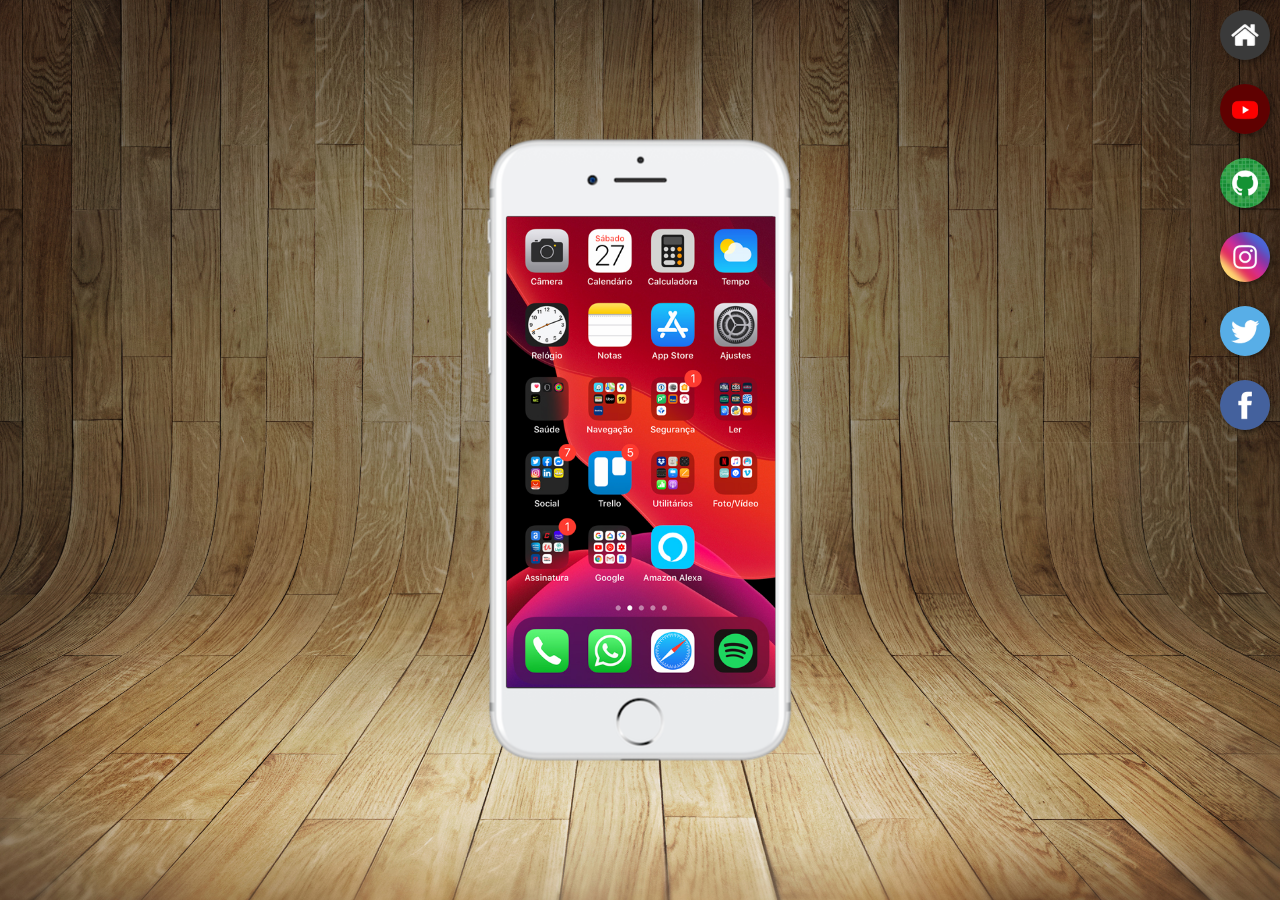
<file: index.html>
<!DOCTYPE html>
<html lang="pt-br">
<head>
    <meta charset="UTF-8">
    <meta http-equiv="X-UA-Compatible" content="IE=edge">
    <meta name="viewport" content="width=device-width, initial-scale=1.0">
    <link rel="shortcut icon" href="favicon.ico" type="image/x-icon">
    <link rel="stylesheet" href="estilos/style.css">
    <title>Projeto Redes Socias</title>
</head>
<body>
    <main>
        <section id="telefone">
          <iframe src="home.html" name="tela" id="tela" frameborder="0"></iframe>
        </section>

        <section id="redes-sociais">
            <a href="" target="tela"><img src="imagens/logo-home.jpg" alt="home" width="50px"></a><br>
            
            <a href="youtube.html" target="tela"><img src="imagens/logo-youtube.jpg" alt="Youtube" width="50px"></a><br>
            
            <a href="github.html" target="tela"><img src="imagens/logo-github.jpg" alt="git" width="50px"></a><br>
           
            <a href="insta.html" target="tela"><img src="imagens/logo-instagram.jpg" alt="insta" width="50px"></a><br>
            
            <a href="tt.html" target="tela"><img src="imagens/logo-twitter.jpg" alt="tt" width="50px"></a><br>
           
            <a href="fb.html" target="tela"><img src="imagens/logo-facebook.jpg" alt="fb" width="50px"></a>
        </section>
        
    </main>
</body>
</html>
</file>
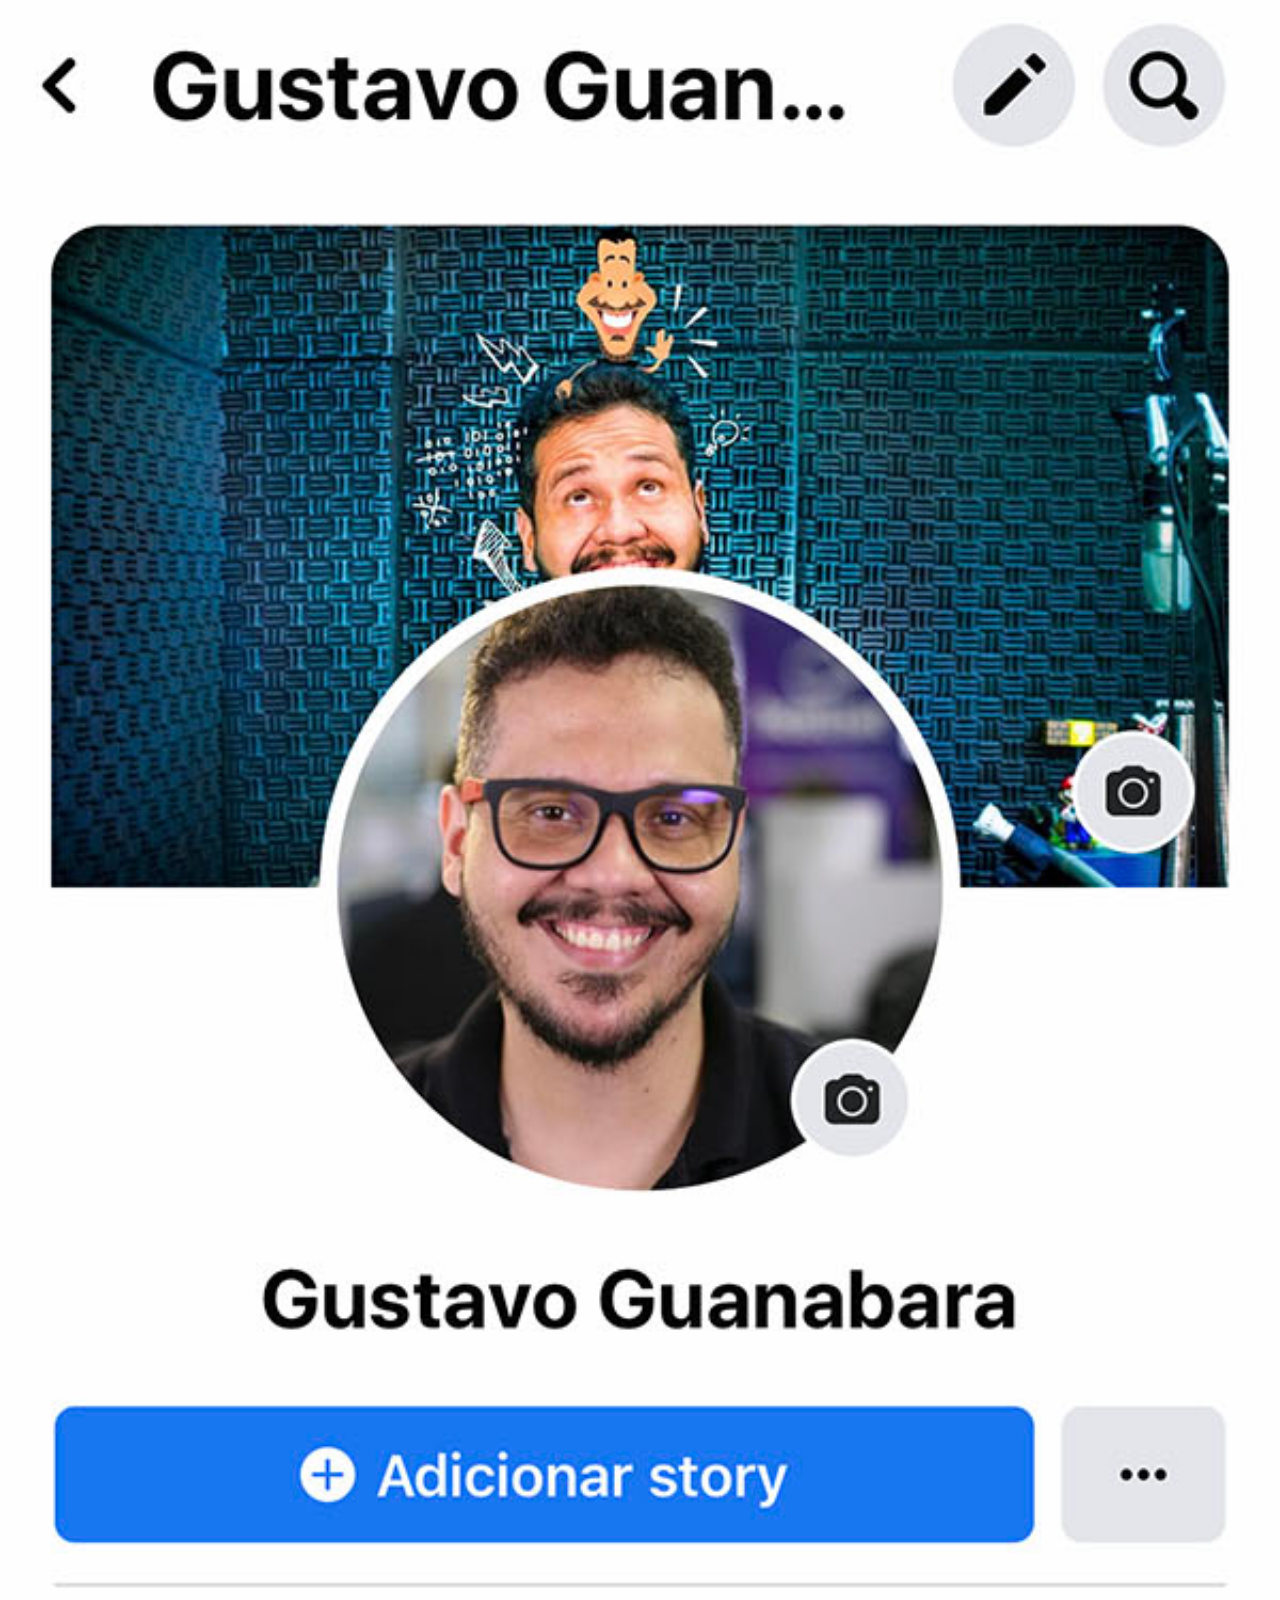
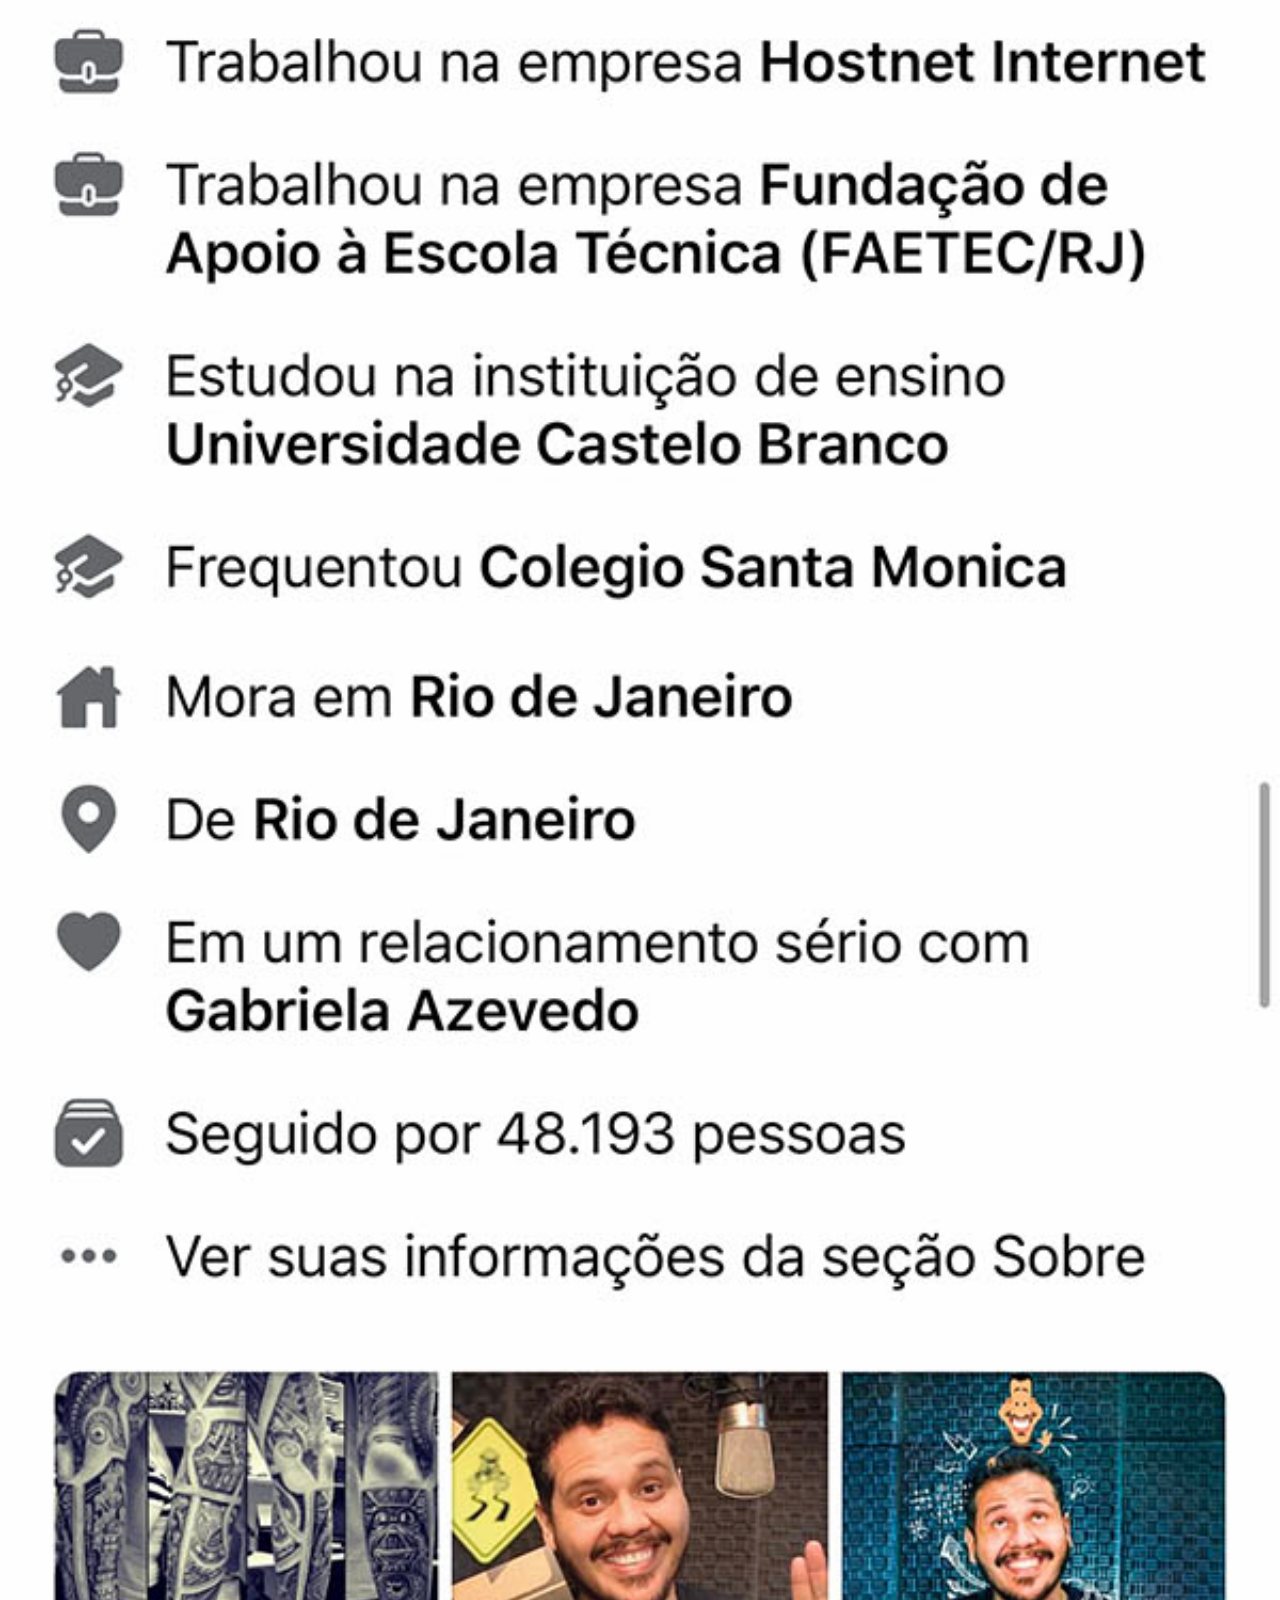
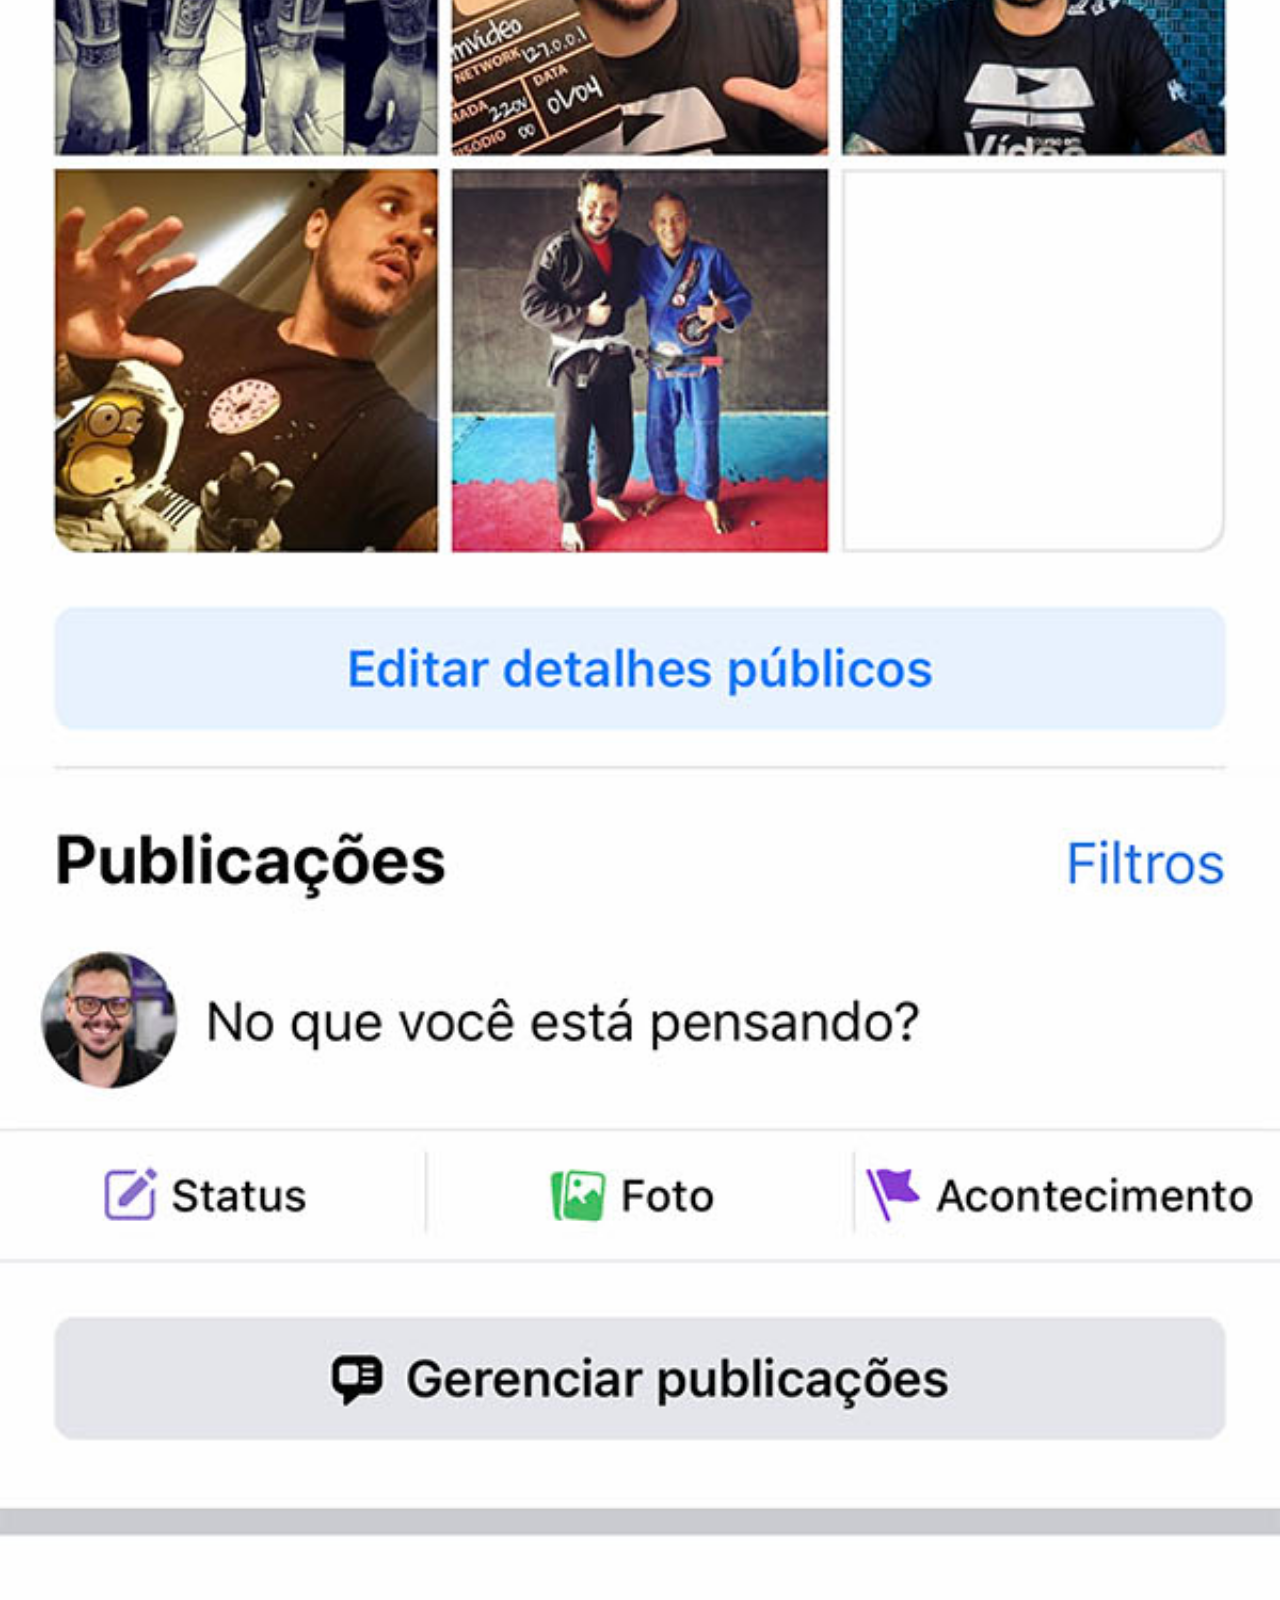
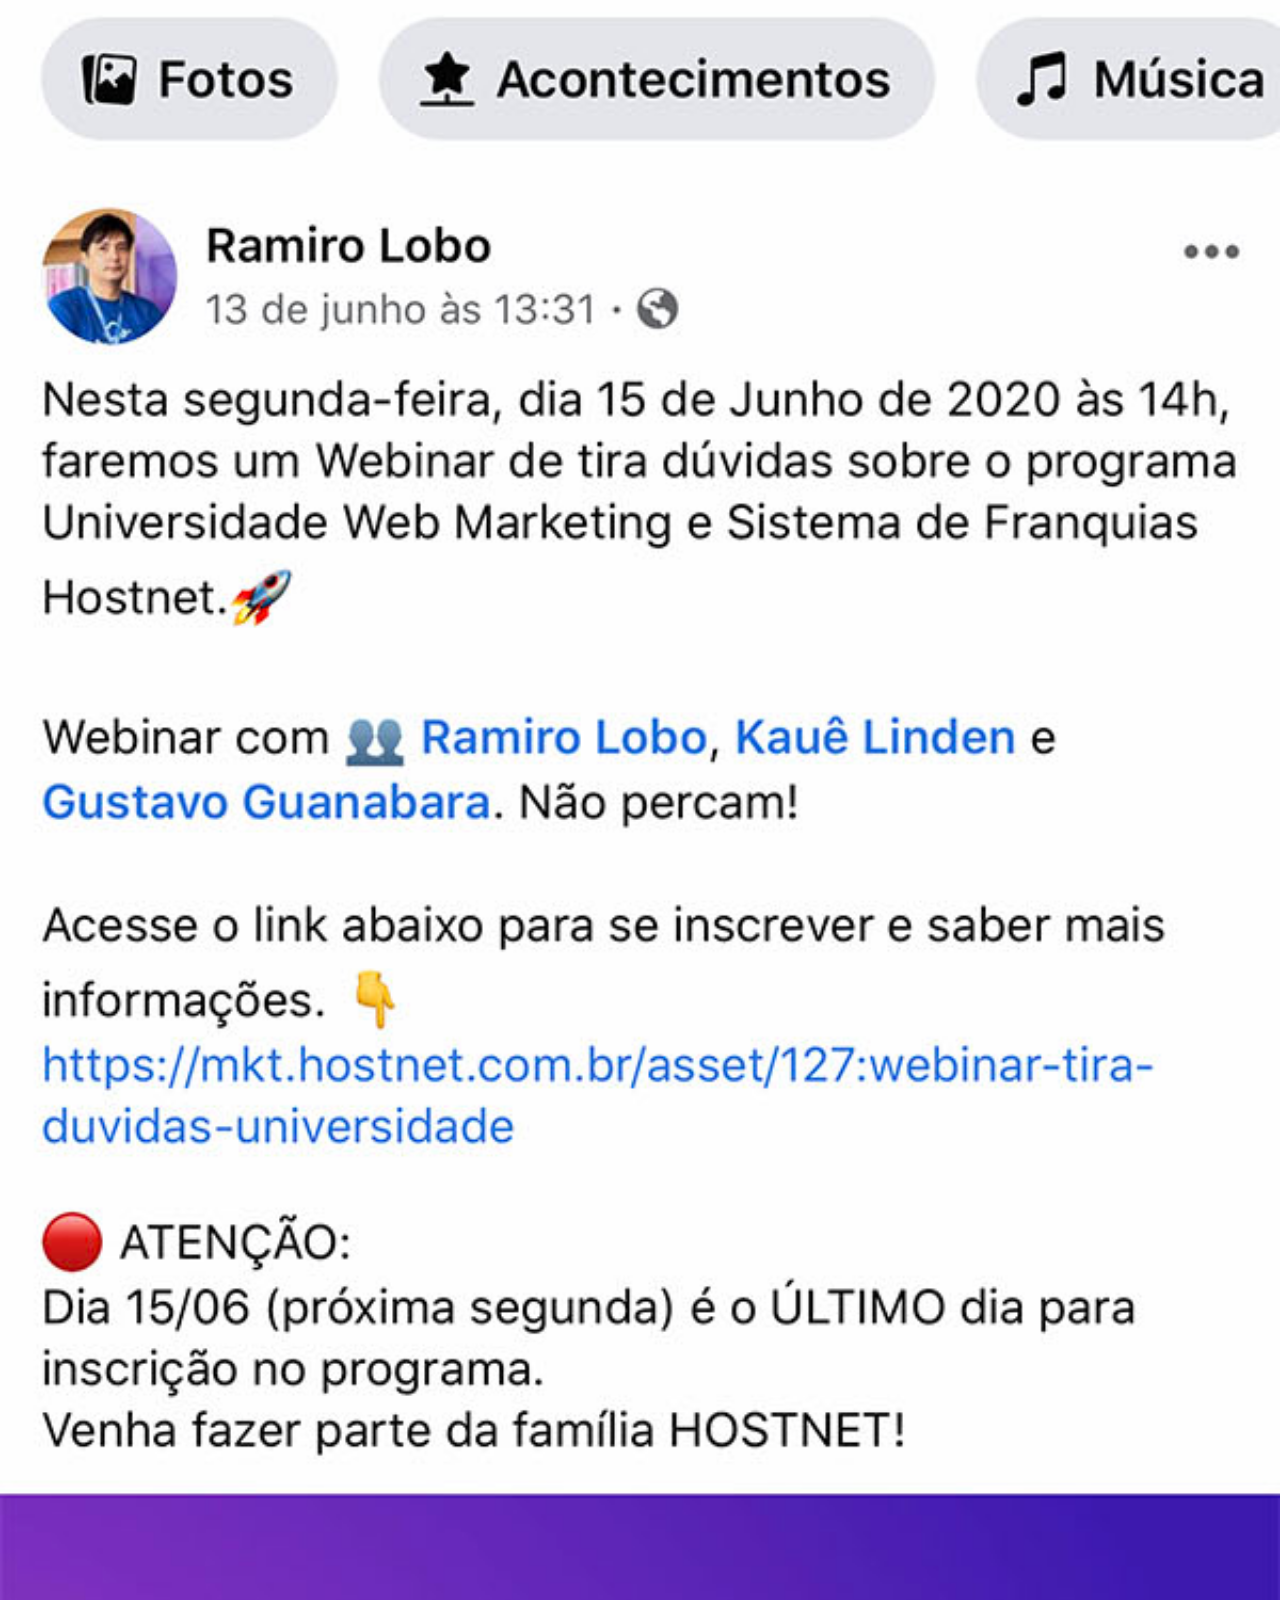
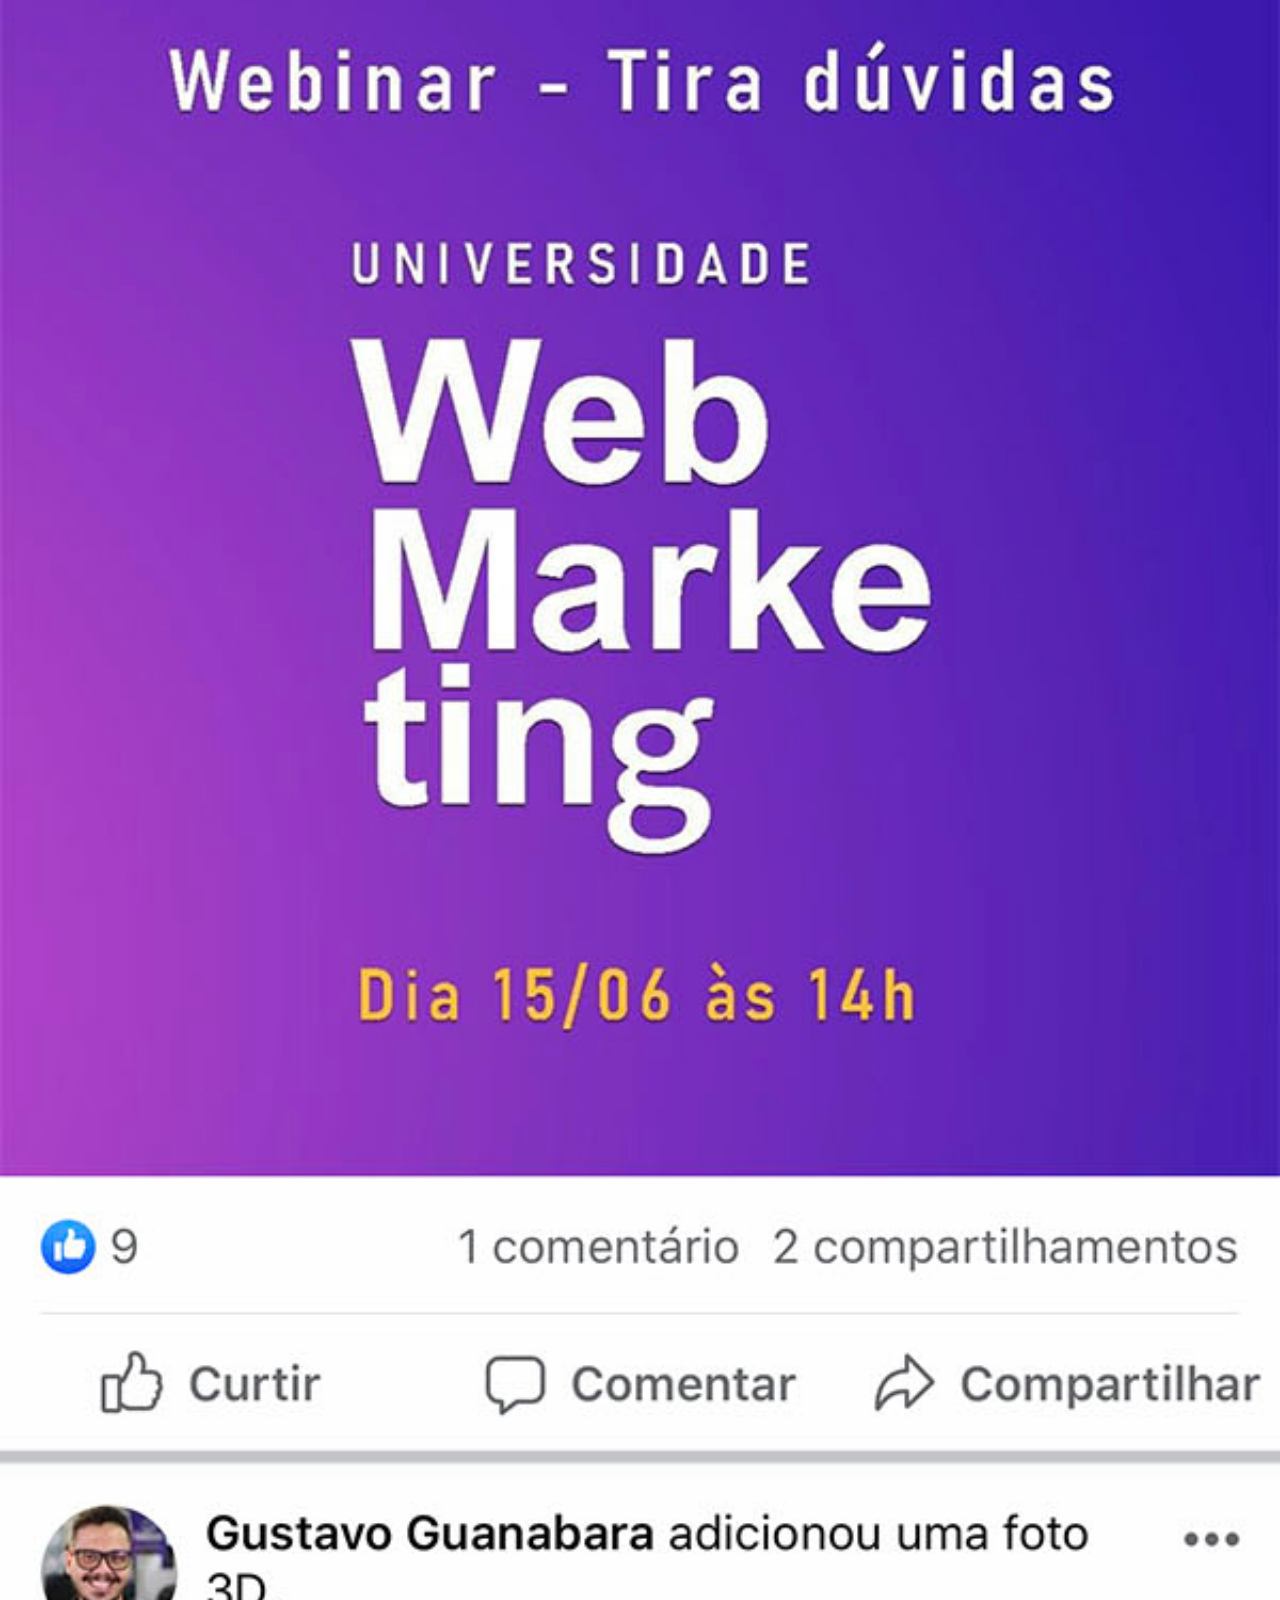
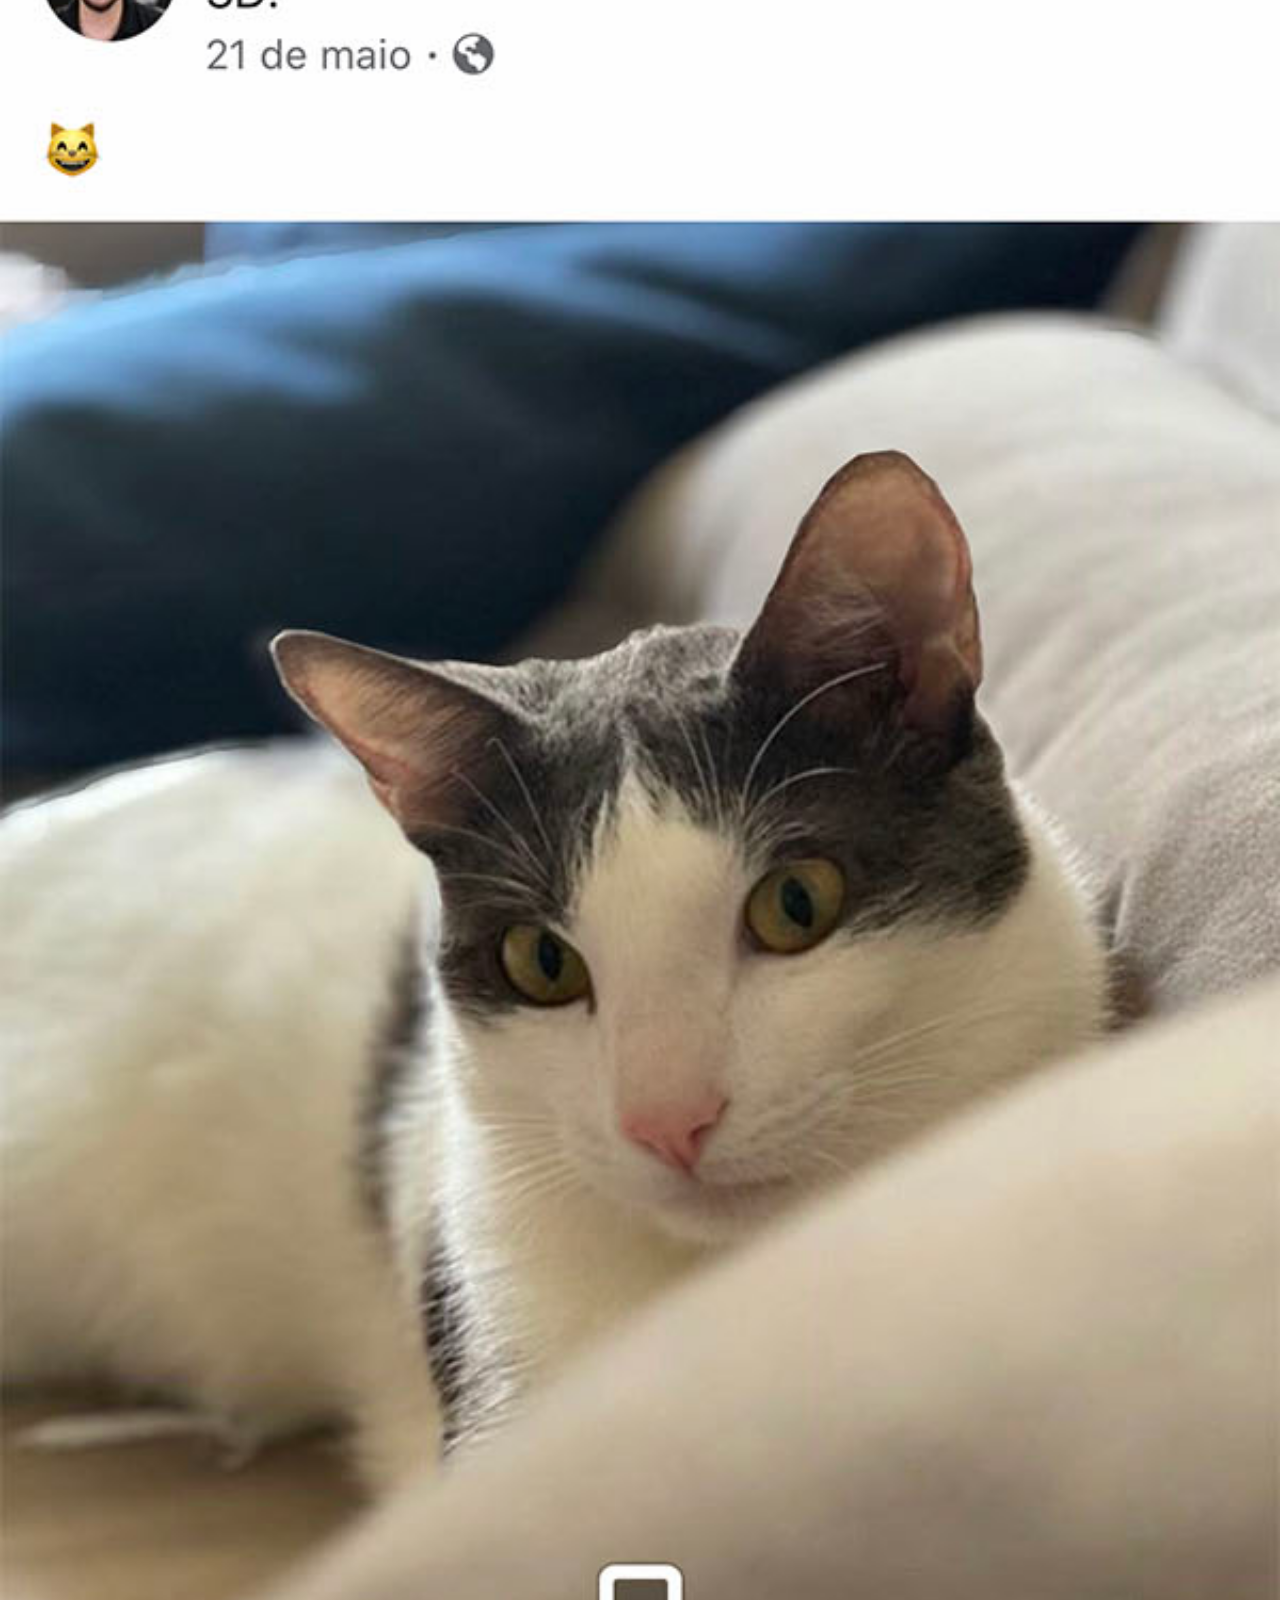
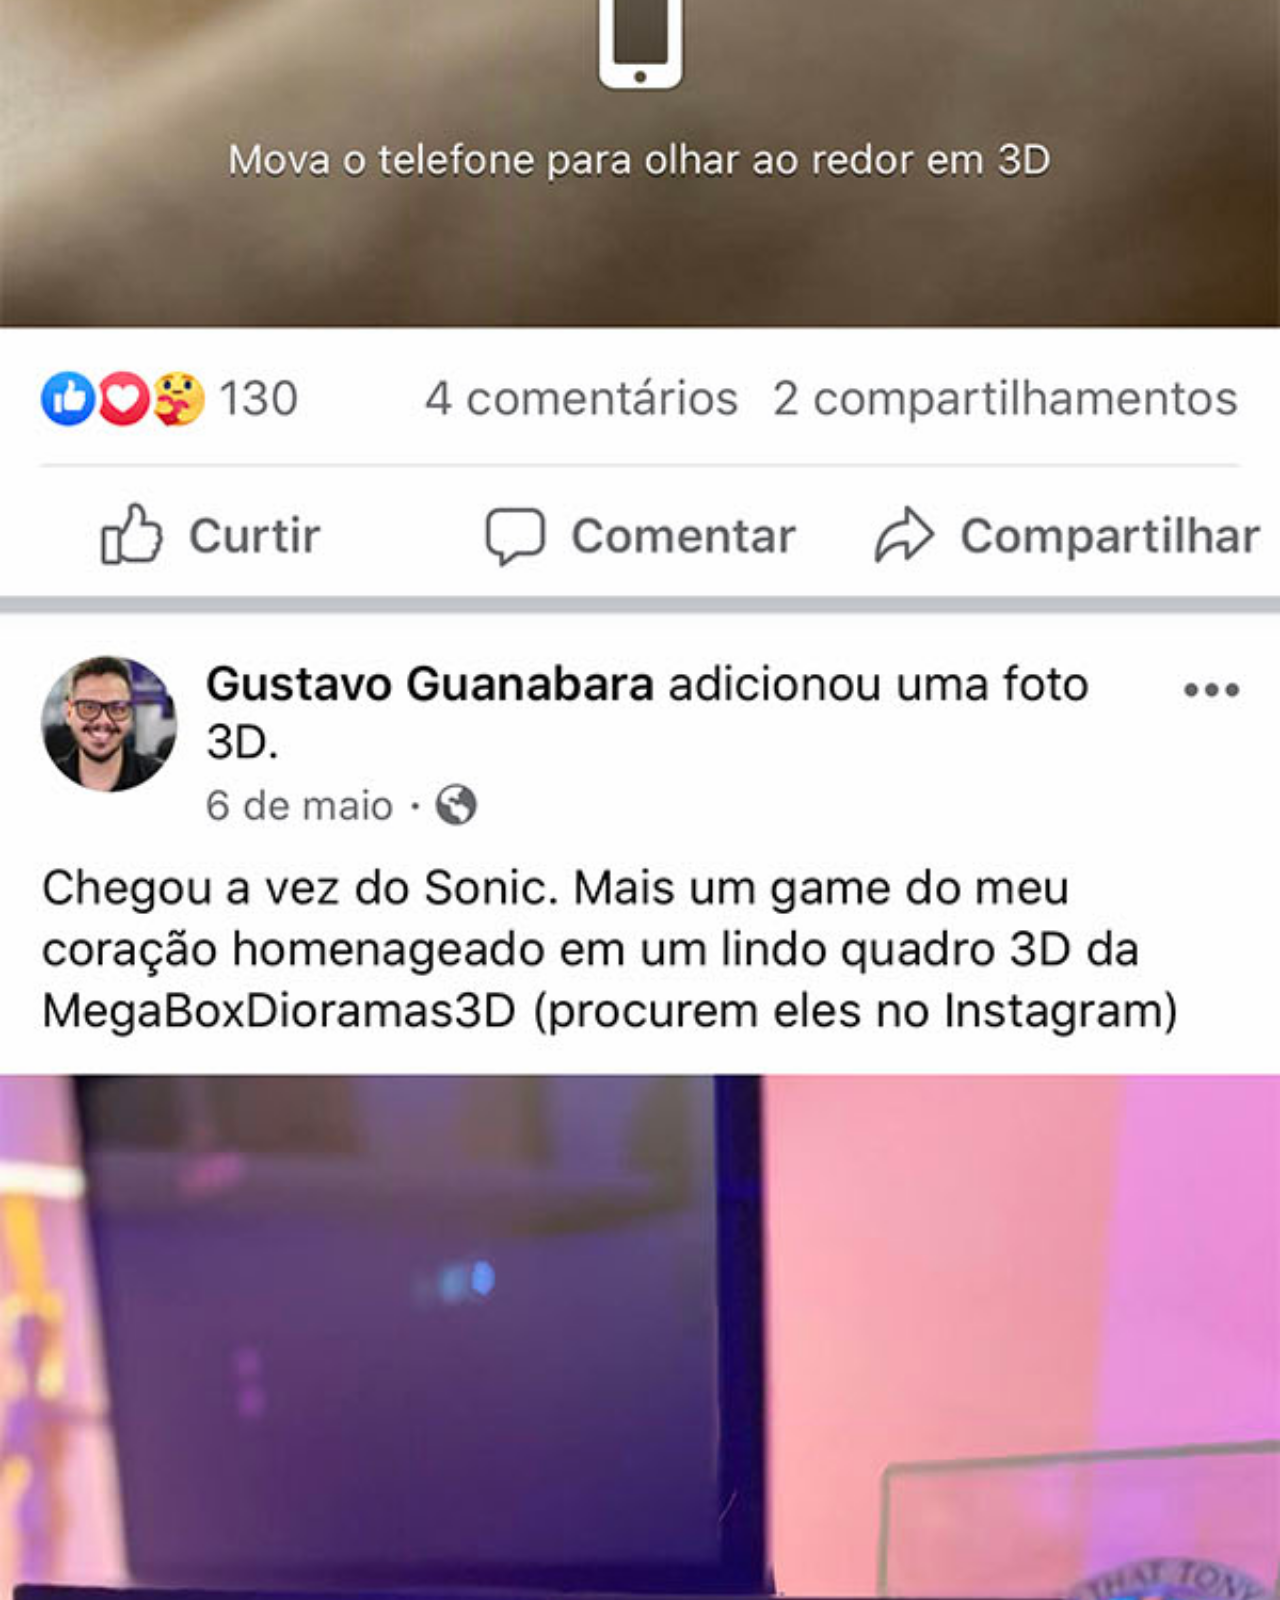
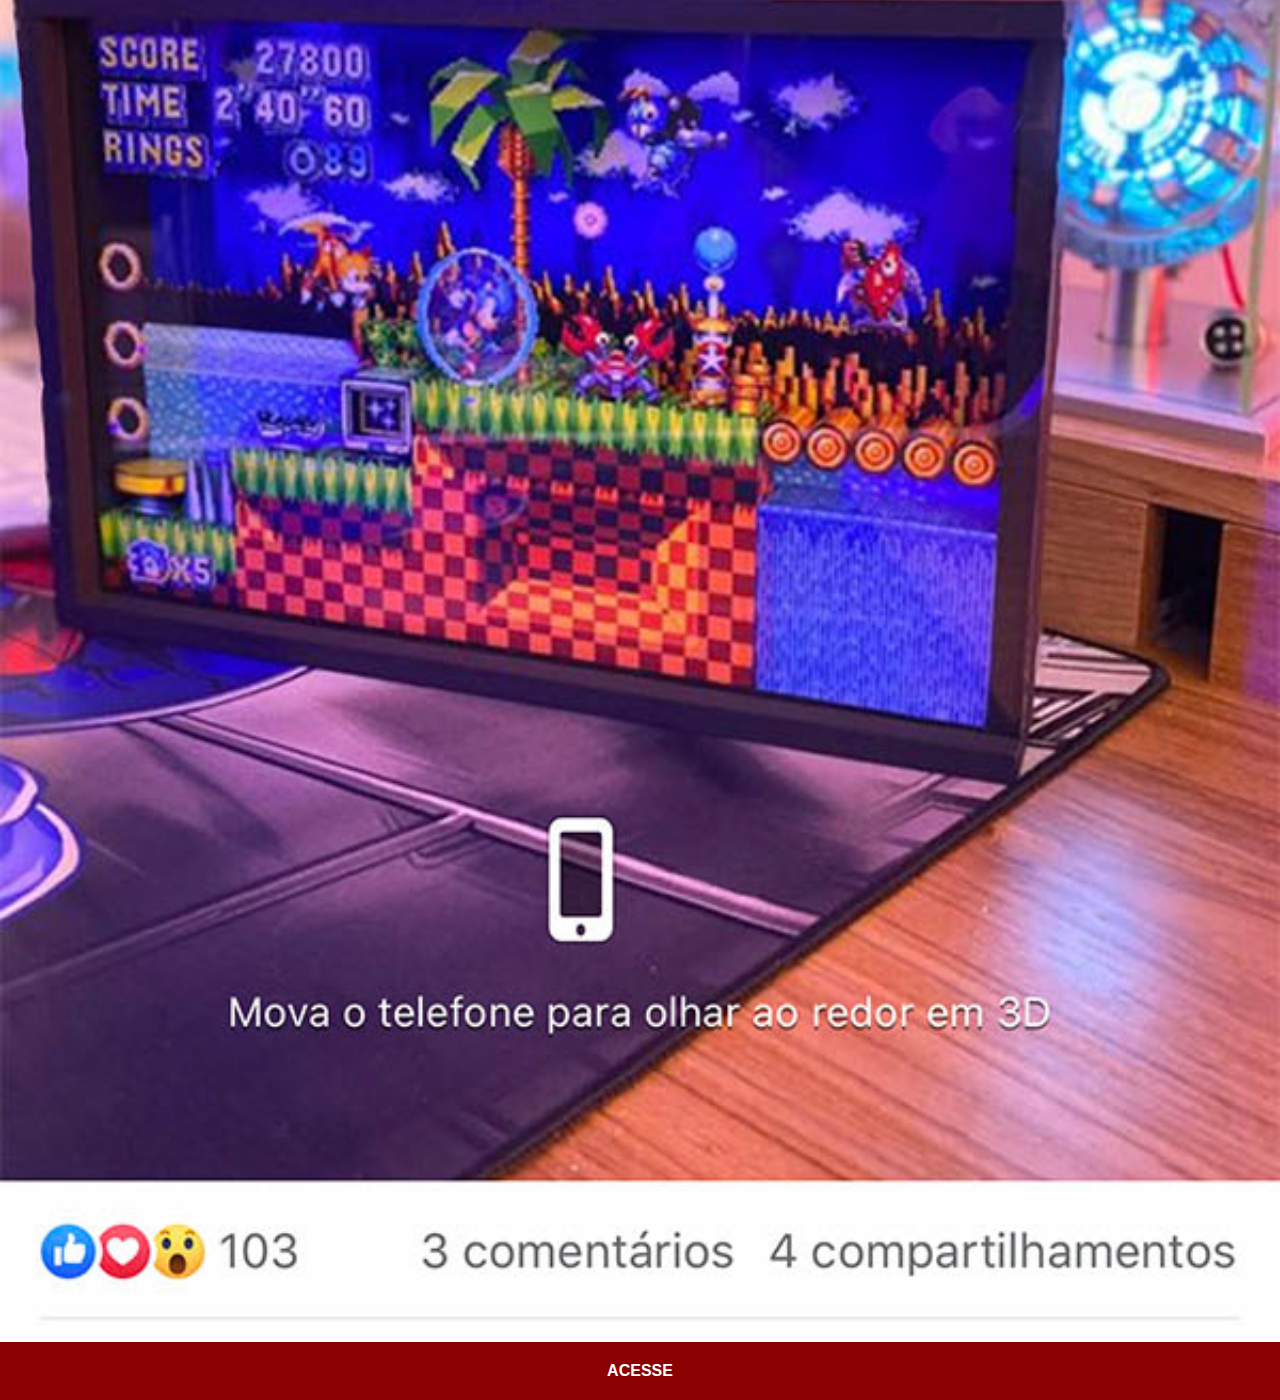
<file: fb.html>
<!DOCTYPE html>
<html lang="en">
<head>
    <meta charset="UTF-8">
    <meta http-equiv="X-UA-Compatible" content="IE=edge">
    <meta name="viewport" content="width=device-width, initial-scale=1.0">
    <title>Facebook</title>
    <link rel="stylesheet" href="estilos/social.css">
</head>
<body>
    <img src="imagens/tela-facebook.jpg" alt="Yt">
    <a href="https://pt-br.facebook.com/" target="_blank">ACESSE</a>
    
</body>
</html>
</file>
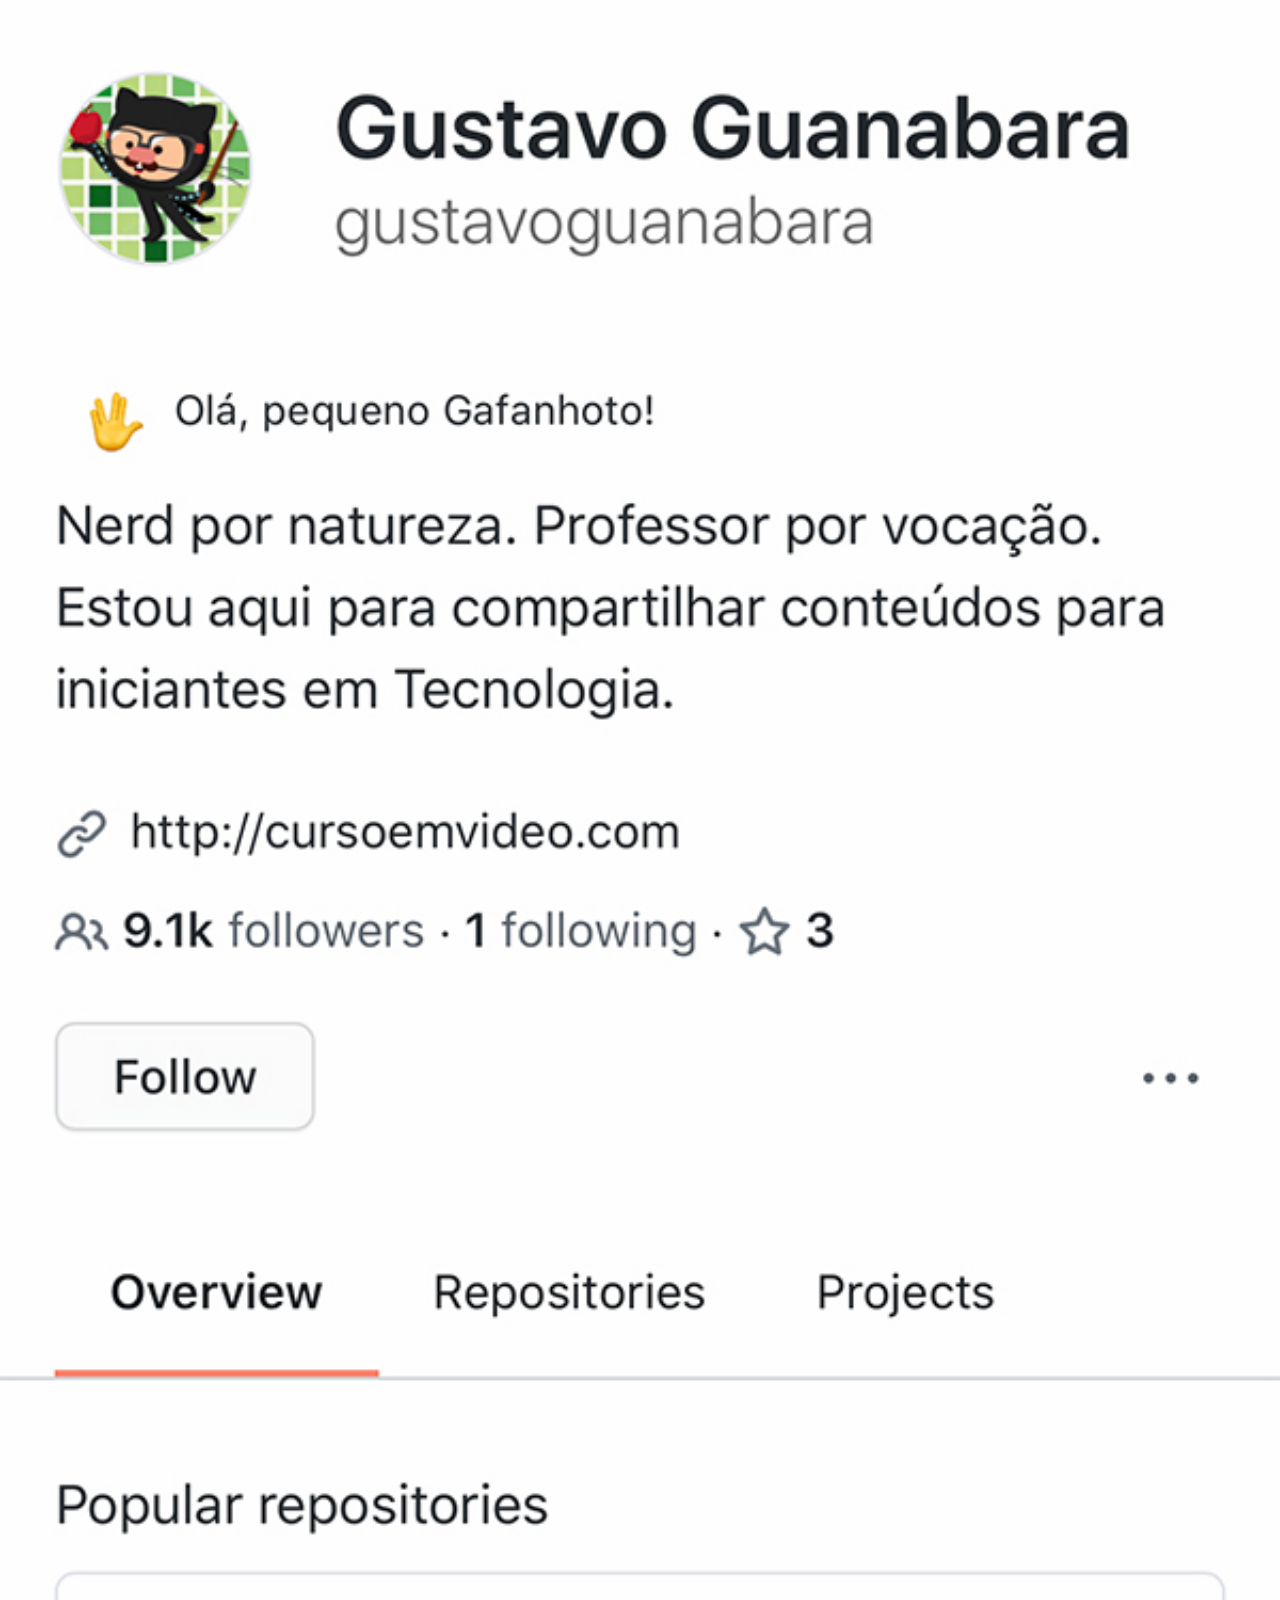
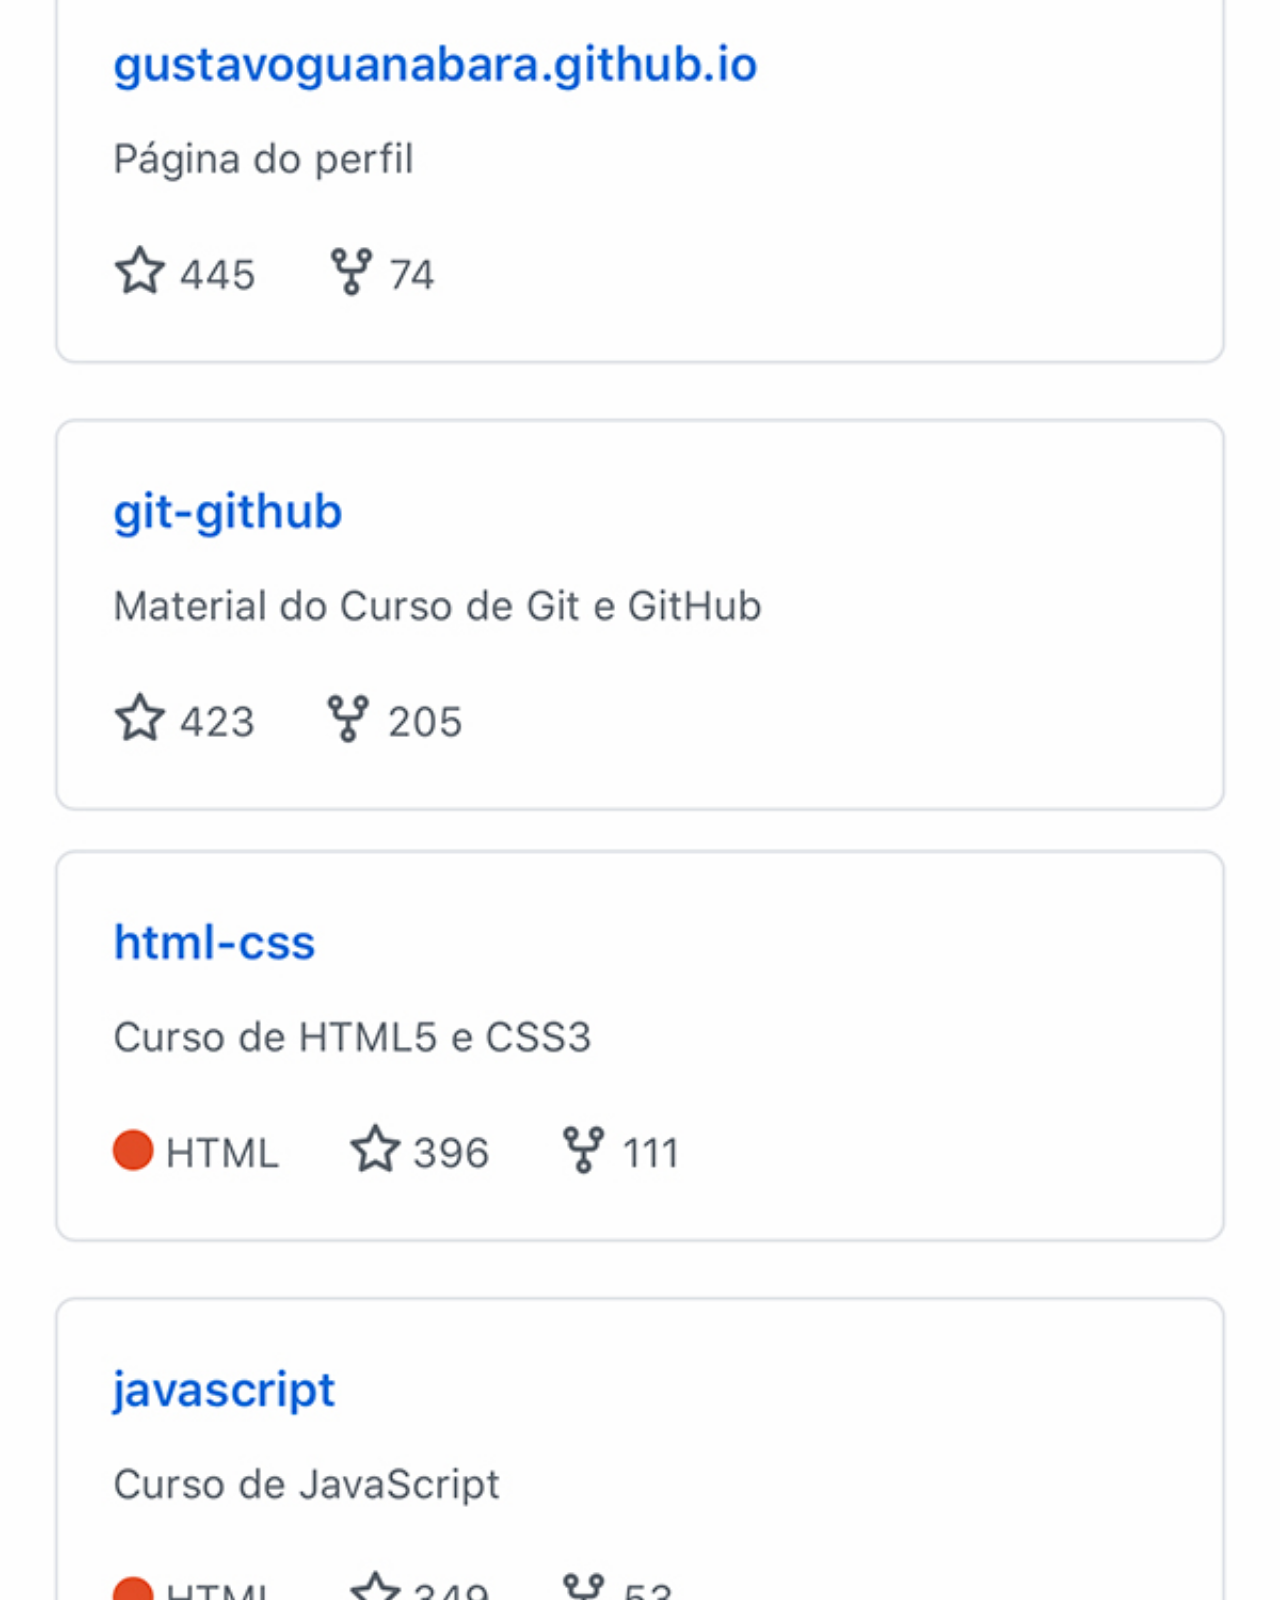
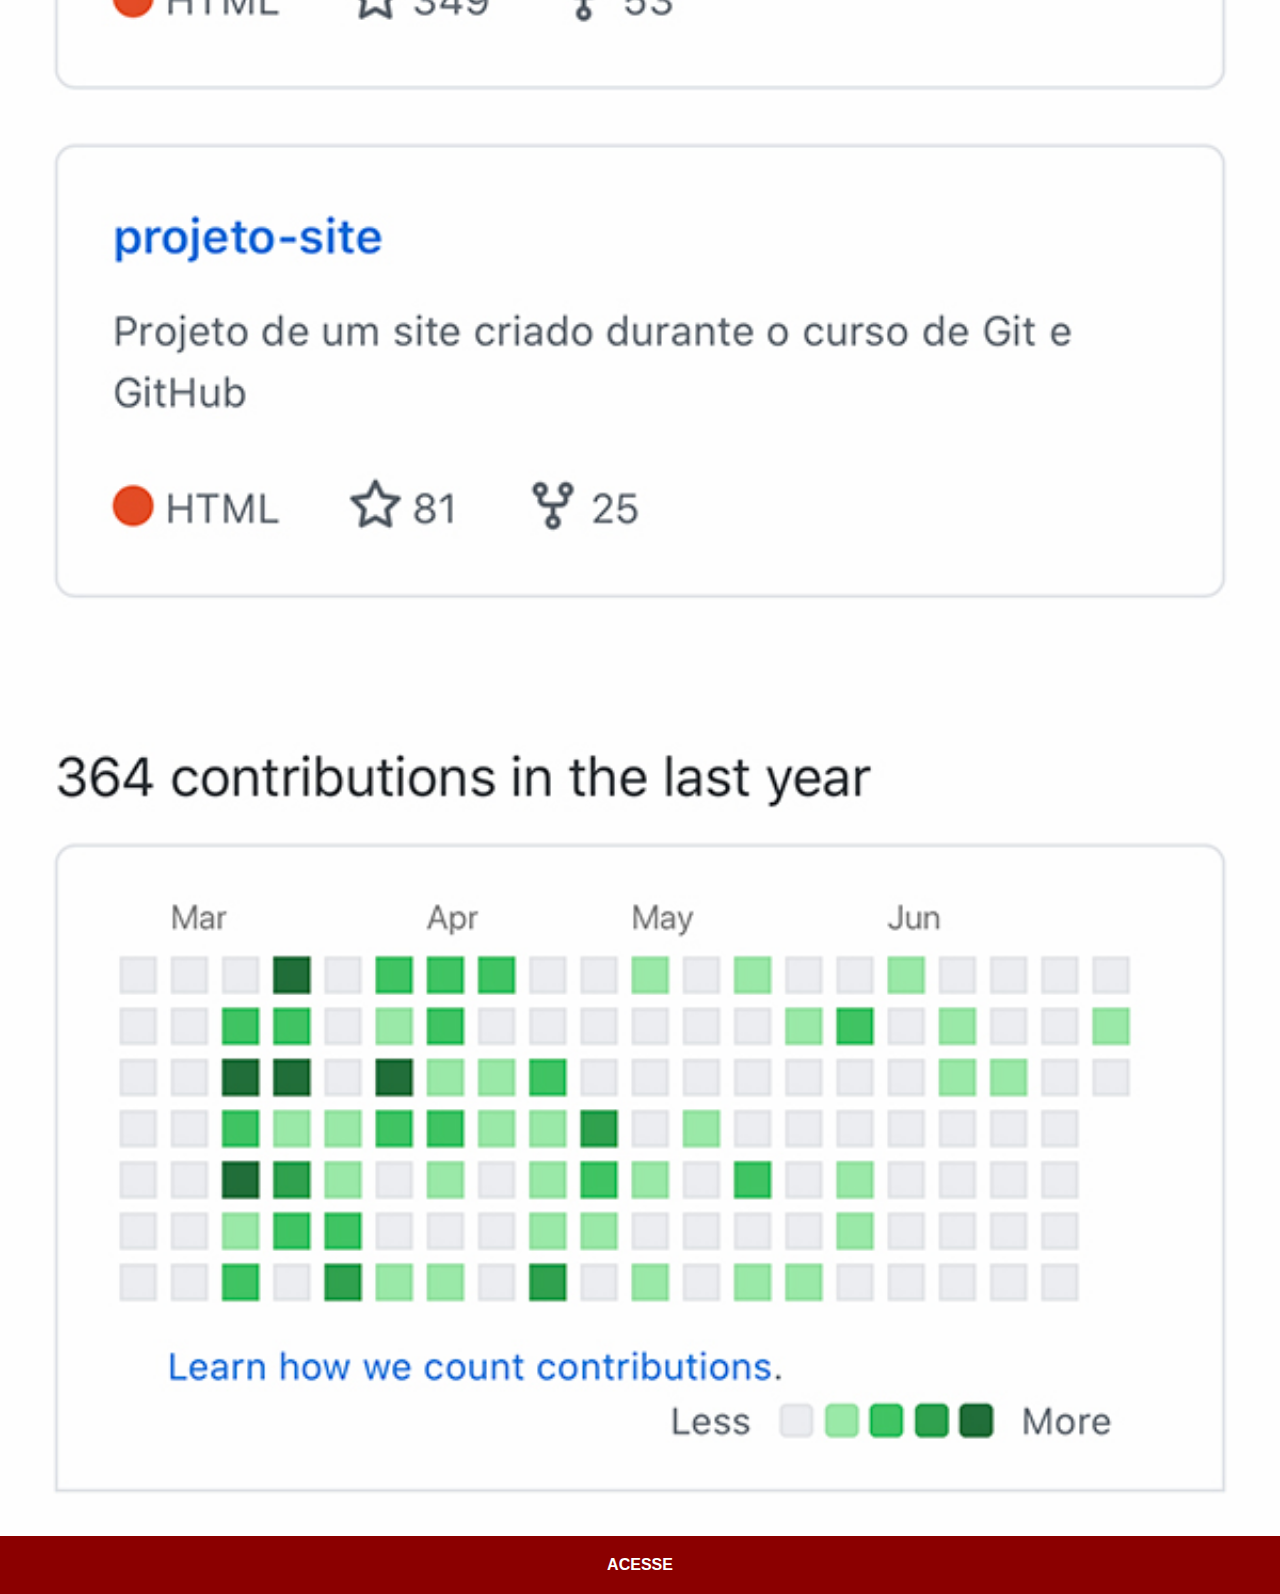
<file: github.html>
<!DOCTYPE html>
<html lang="en">
<head>
    <meta charset="UTF-8">
    <meta http-equiv="X-UA-Compatible" content="IE=edge">
    <meta name="viewport" content="width=device-width, initial-scale=1.0">
    <title>Git Hub</title>
    <link rel="stylesheet" href="estilos/social.css">
</head>
<body>
    <img src="imagens/tela-github.jpg" alt="GitHub">
    <a href="https://github.com/gustavoguanabara" target="_blank">ACESSE</a>
</body>
</html>
</file>
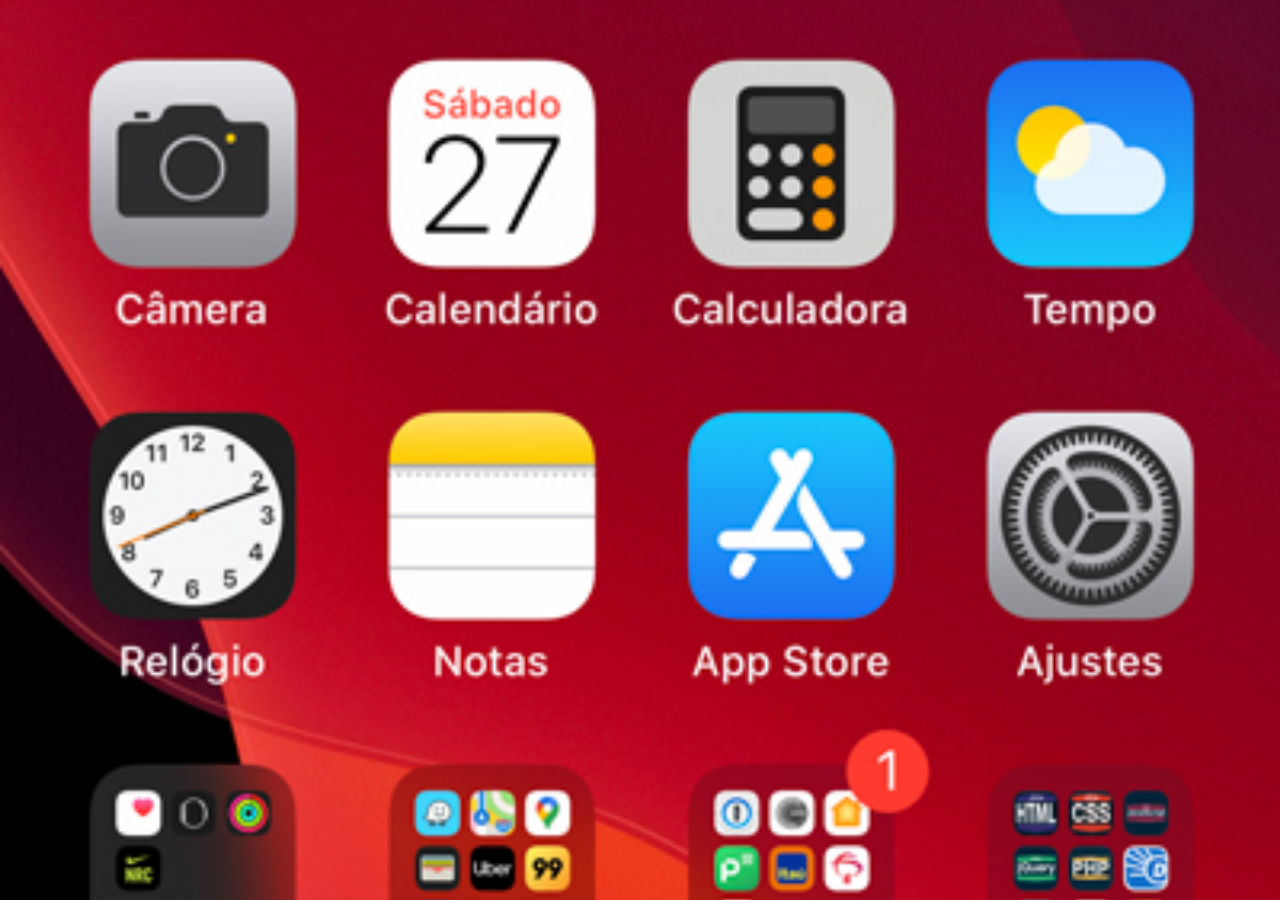
<file: home.html>
<!DOCTYPE html>
<html lang="pt-br">
<head>
    <meta charset="UTF-8">
    <meta http-equiv="X-UA-Compatible" content="IE=edge">
    <meta name="viewport" content="width=device-width, initial-scale=1.0">
    <title>Home</title>
</head>
   
<style>
    *{
        margin: 0px;
        padding: 0px;
    }

    body{
        width: 100vw;
        height: 100vh;
        background: black url('imagens/tela-home.jpg') no-repeat top center;
        background-size: cover;
    }
</style>

<body>
    


</body>

</html>
</file>
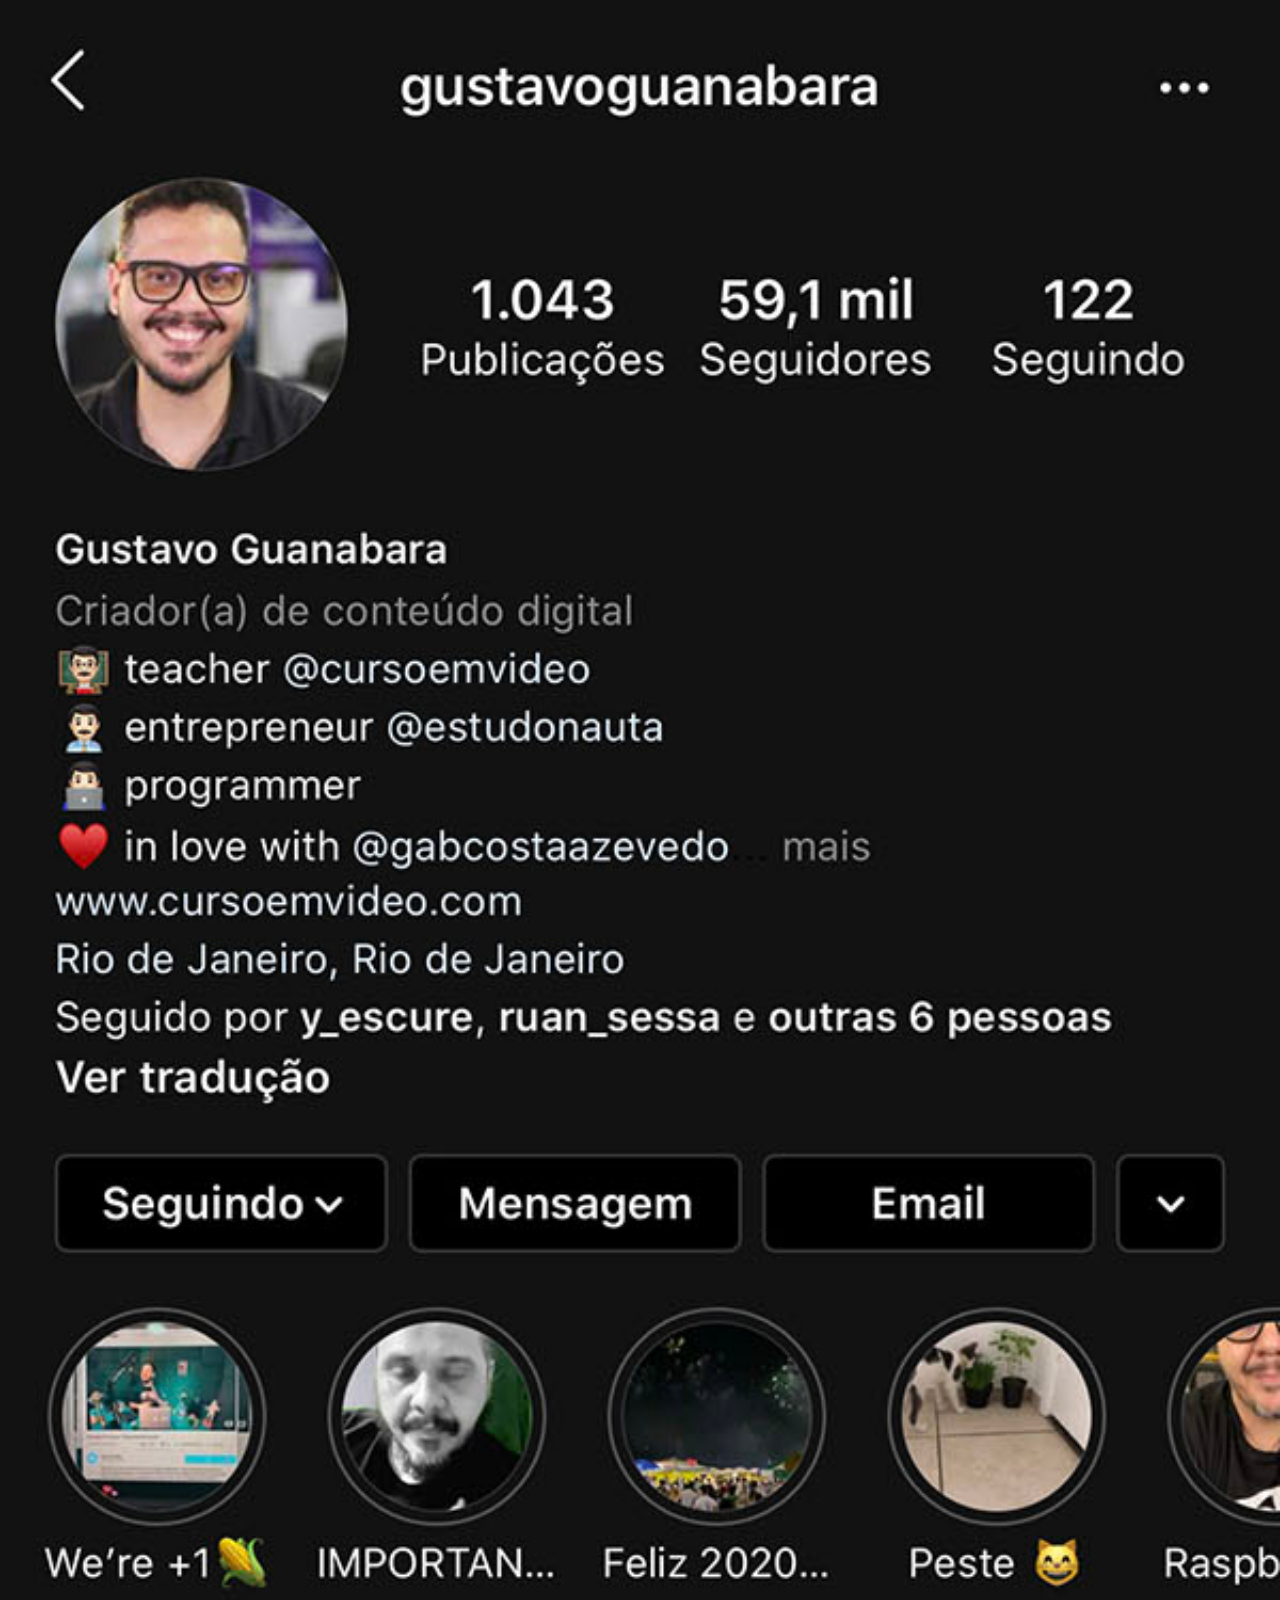
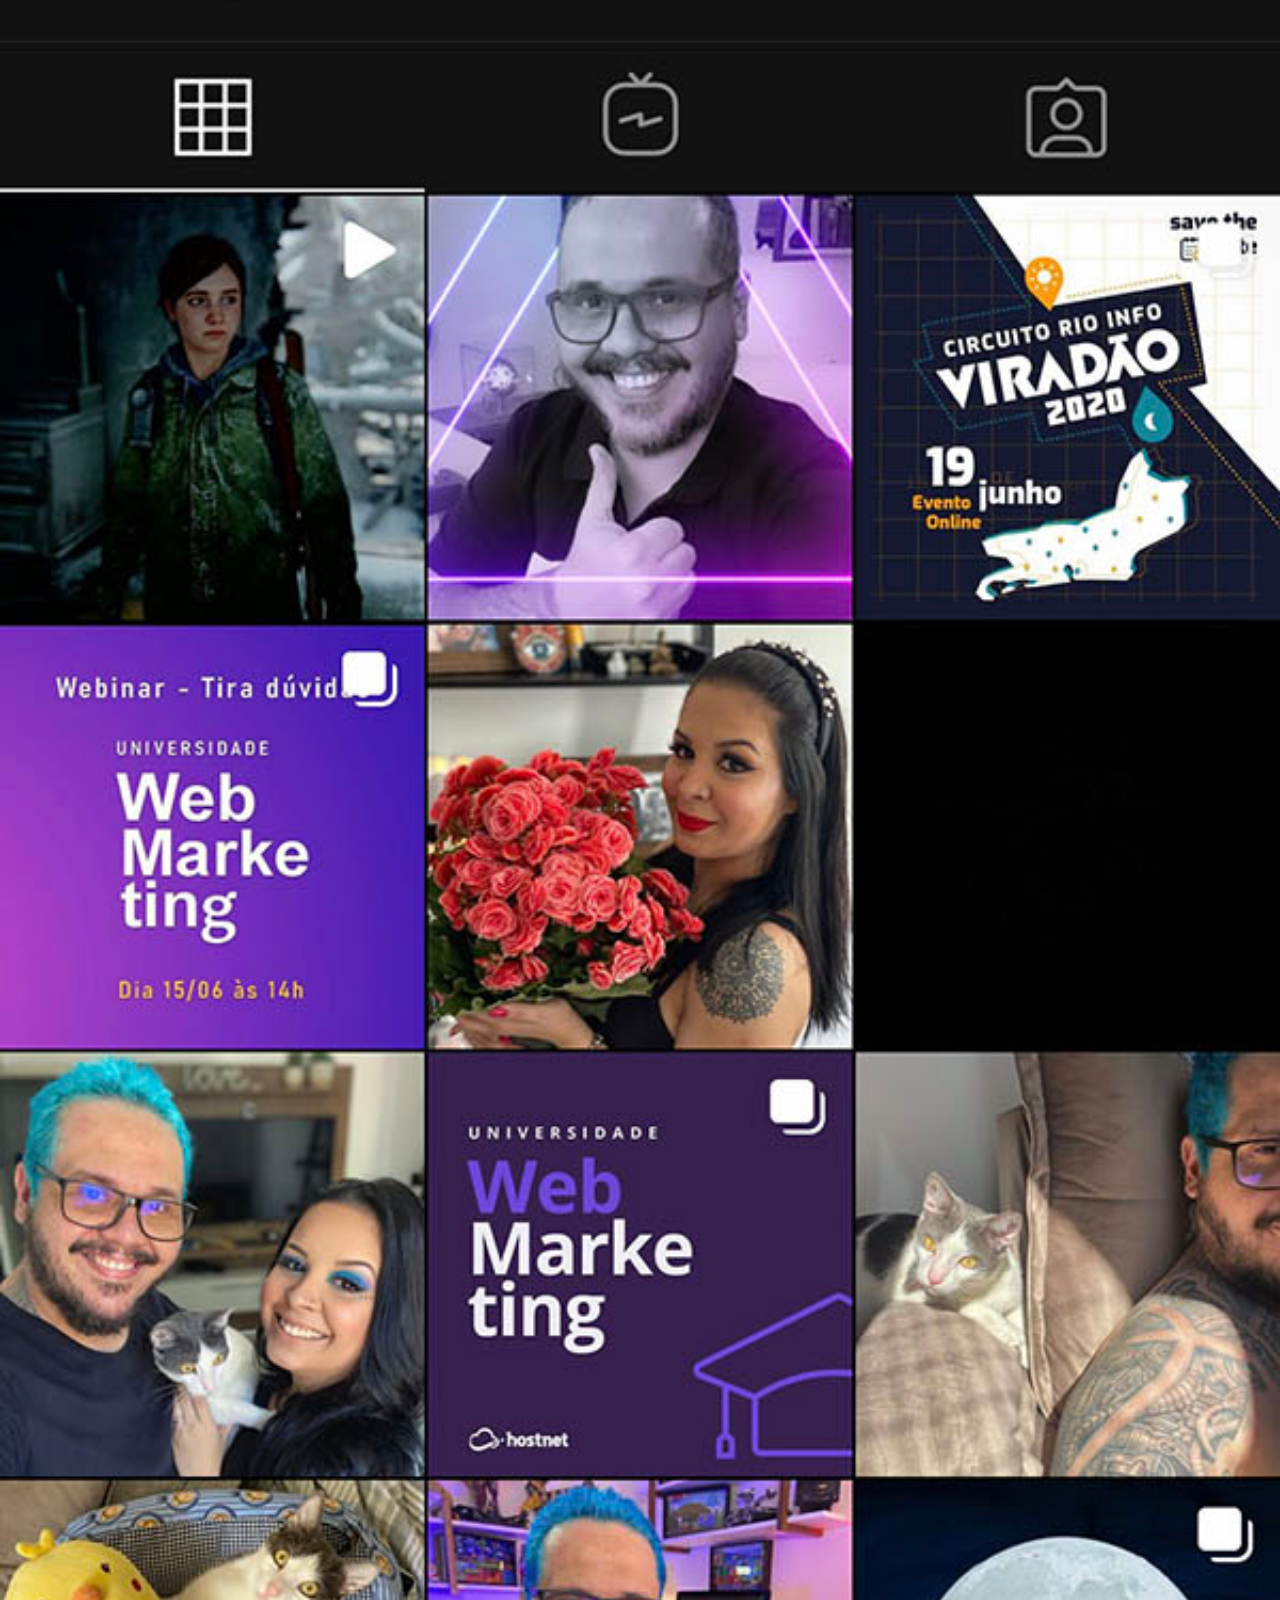
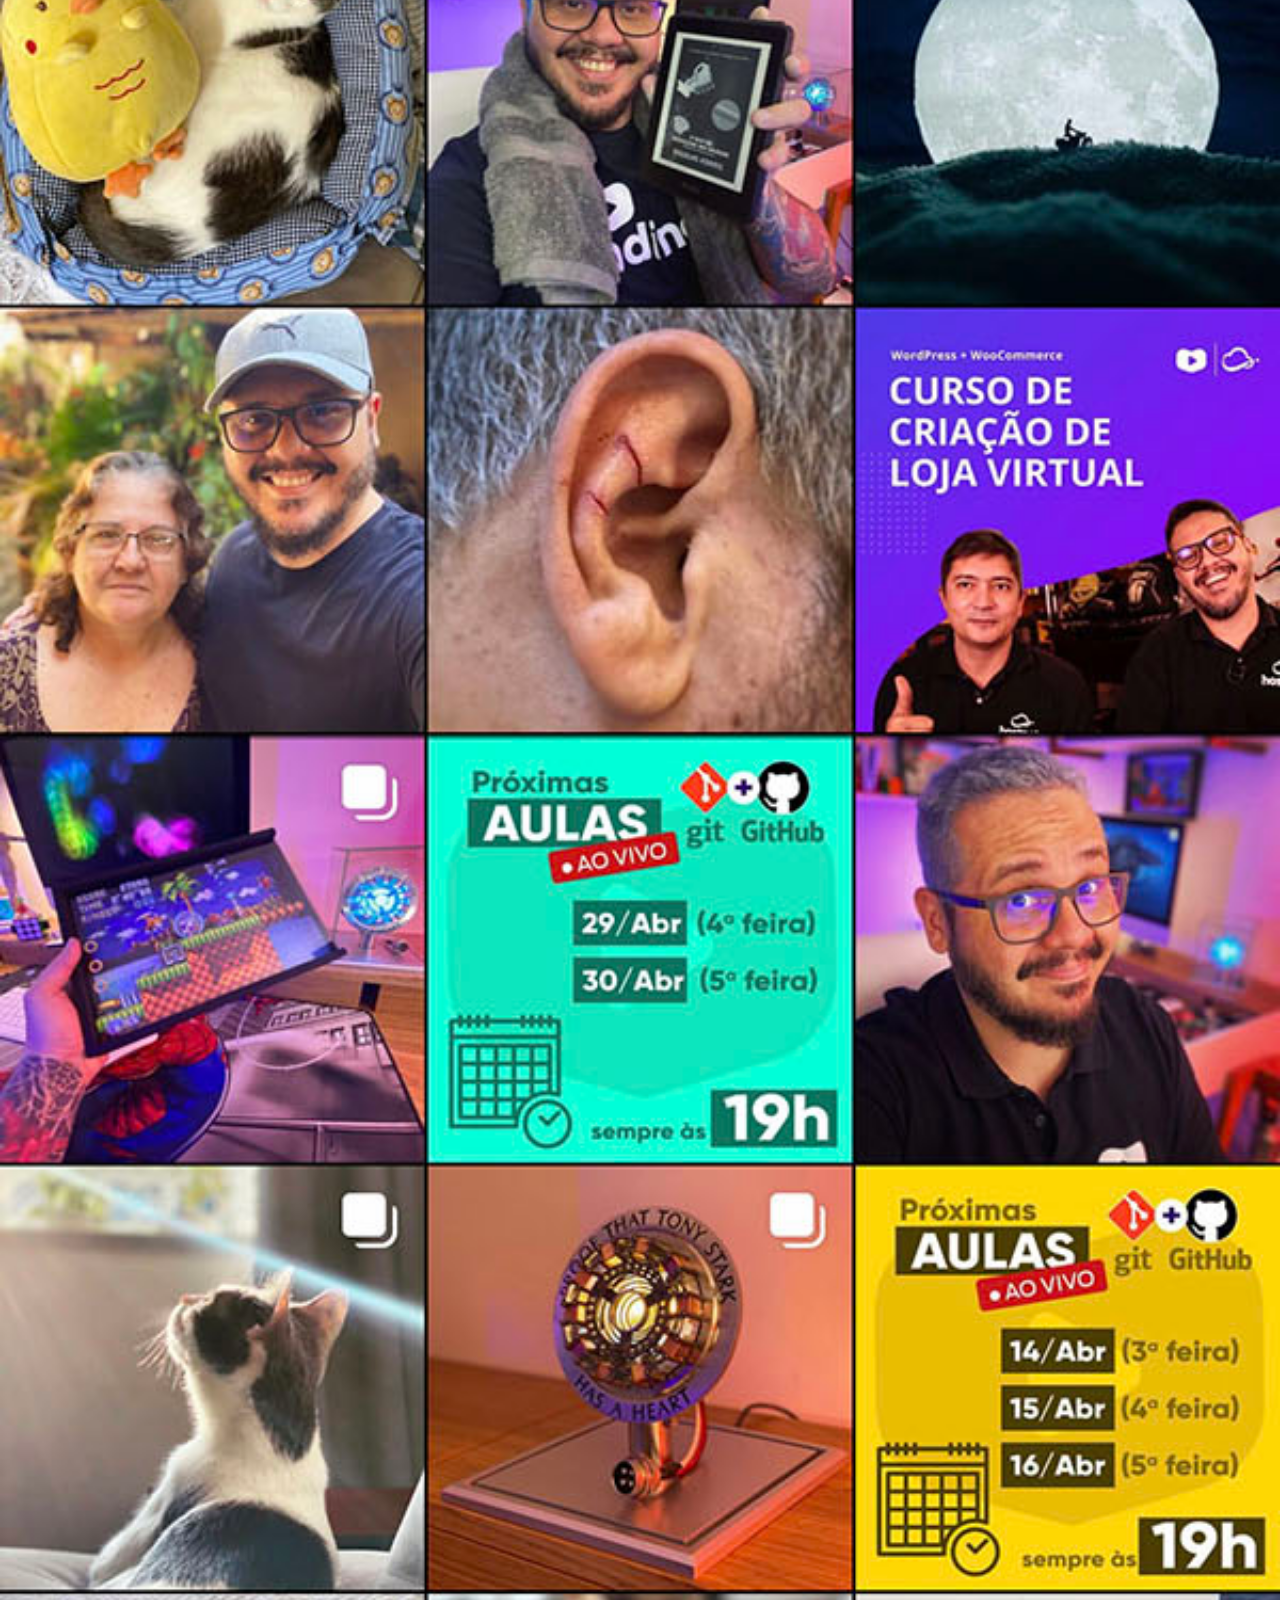
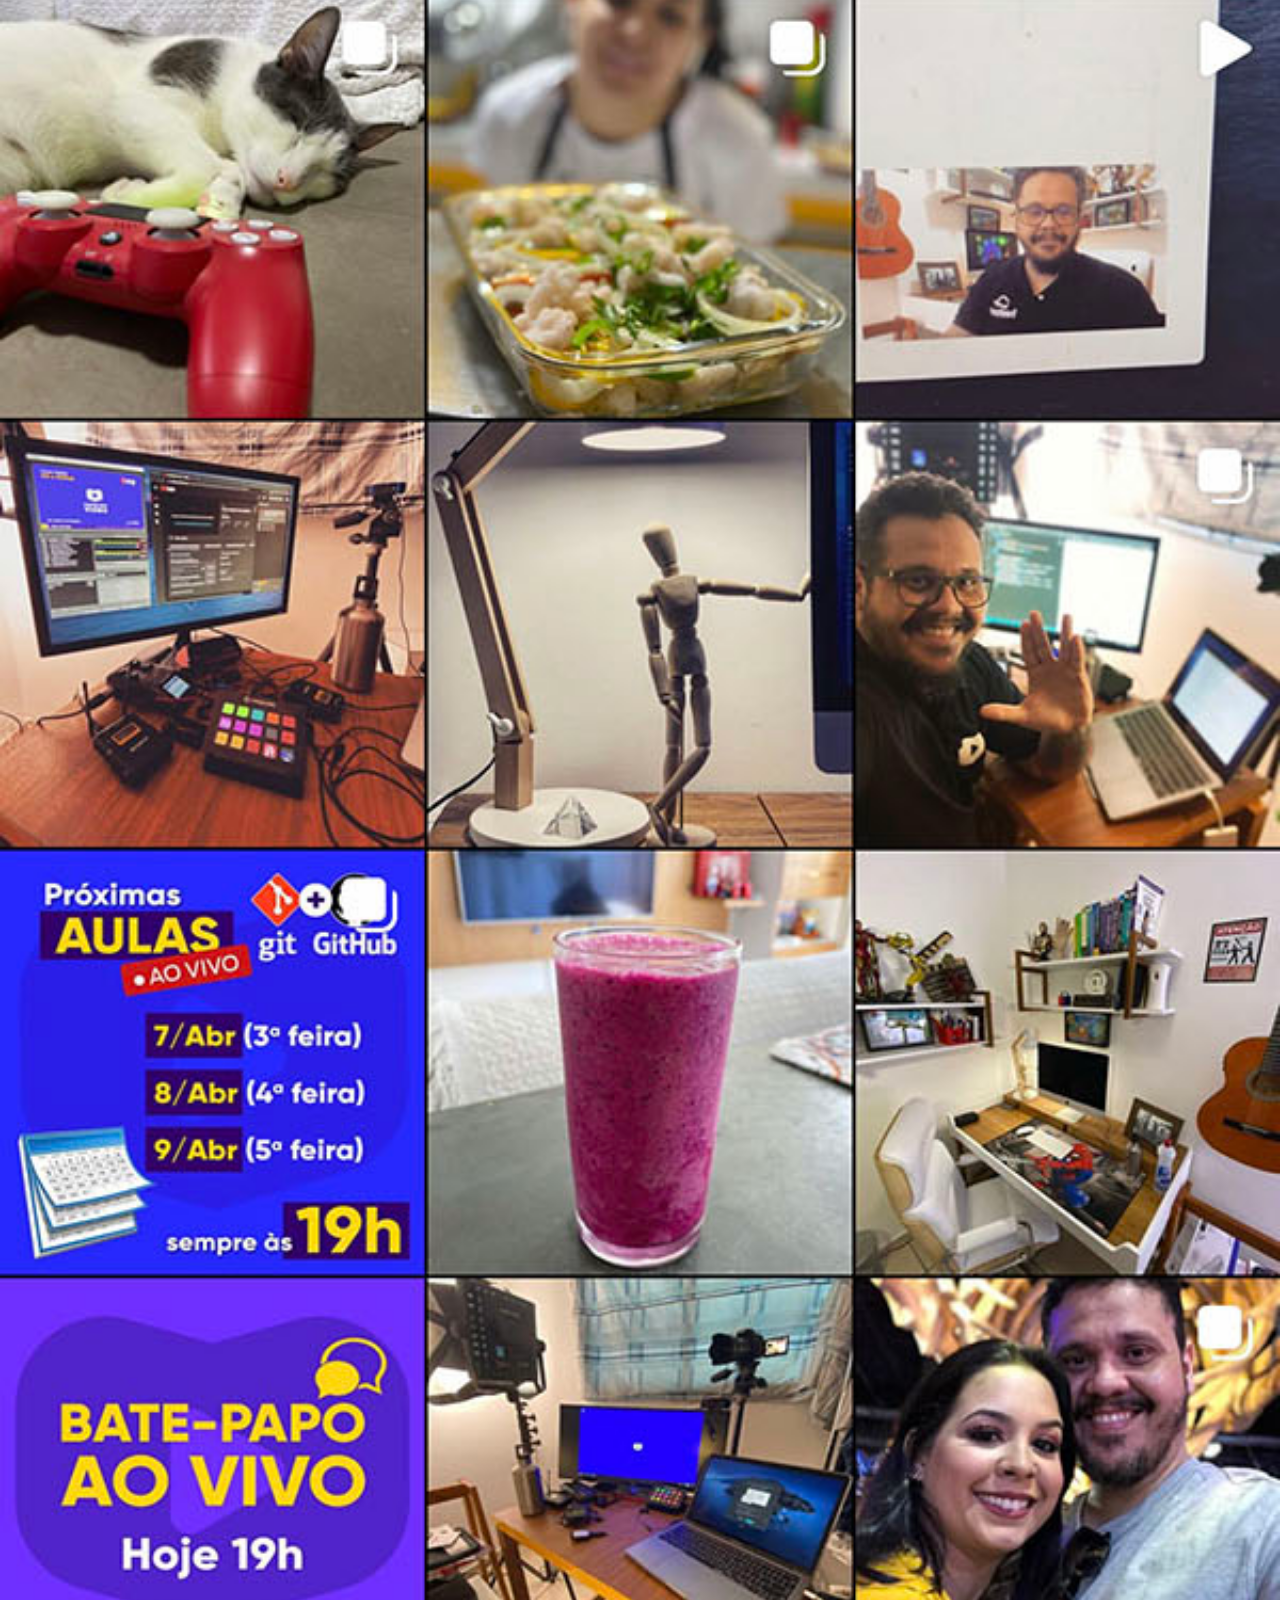
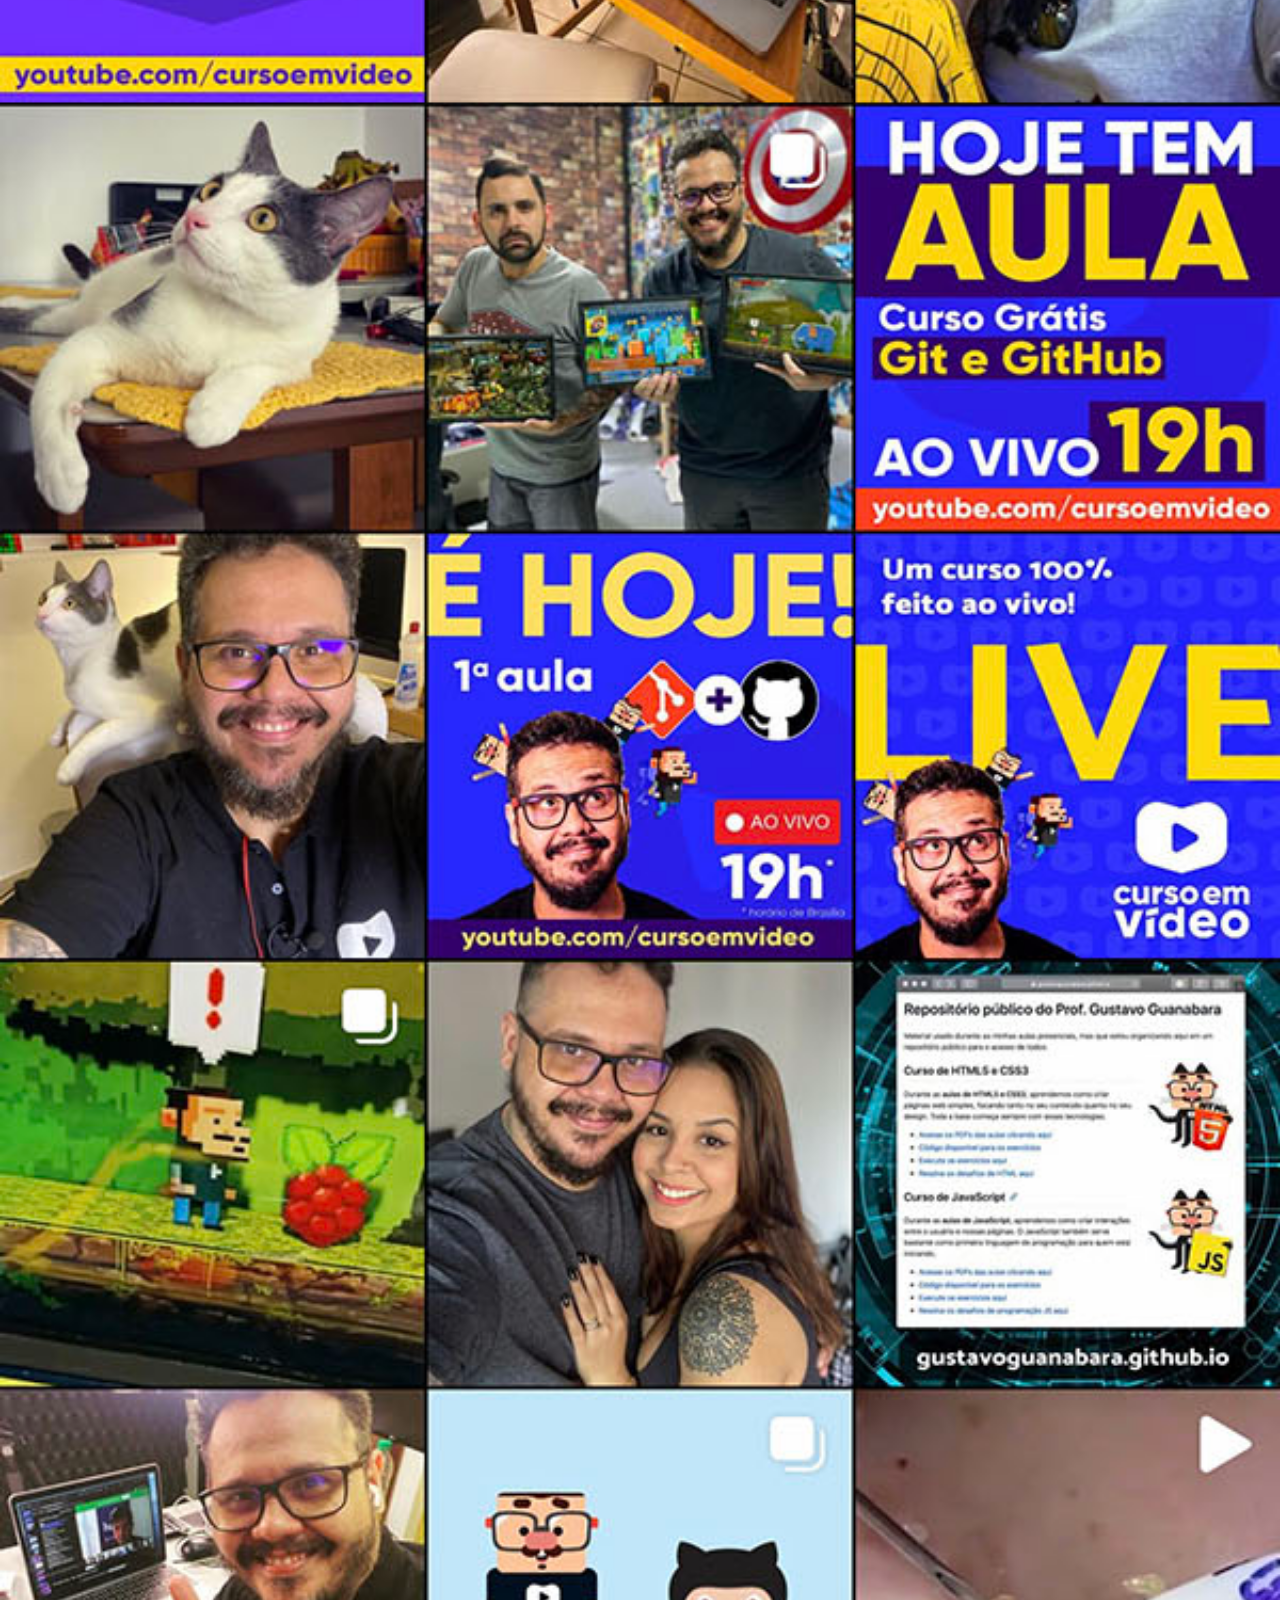
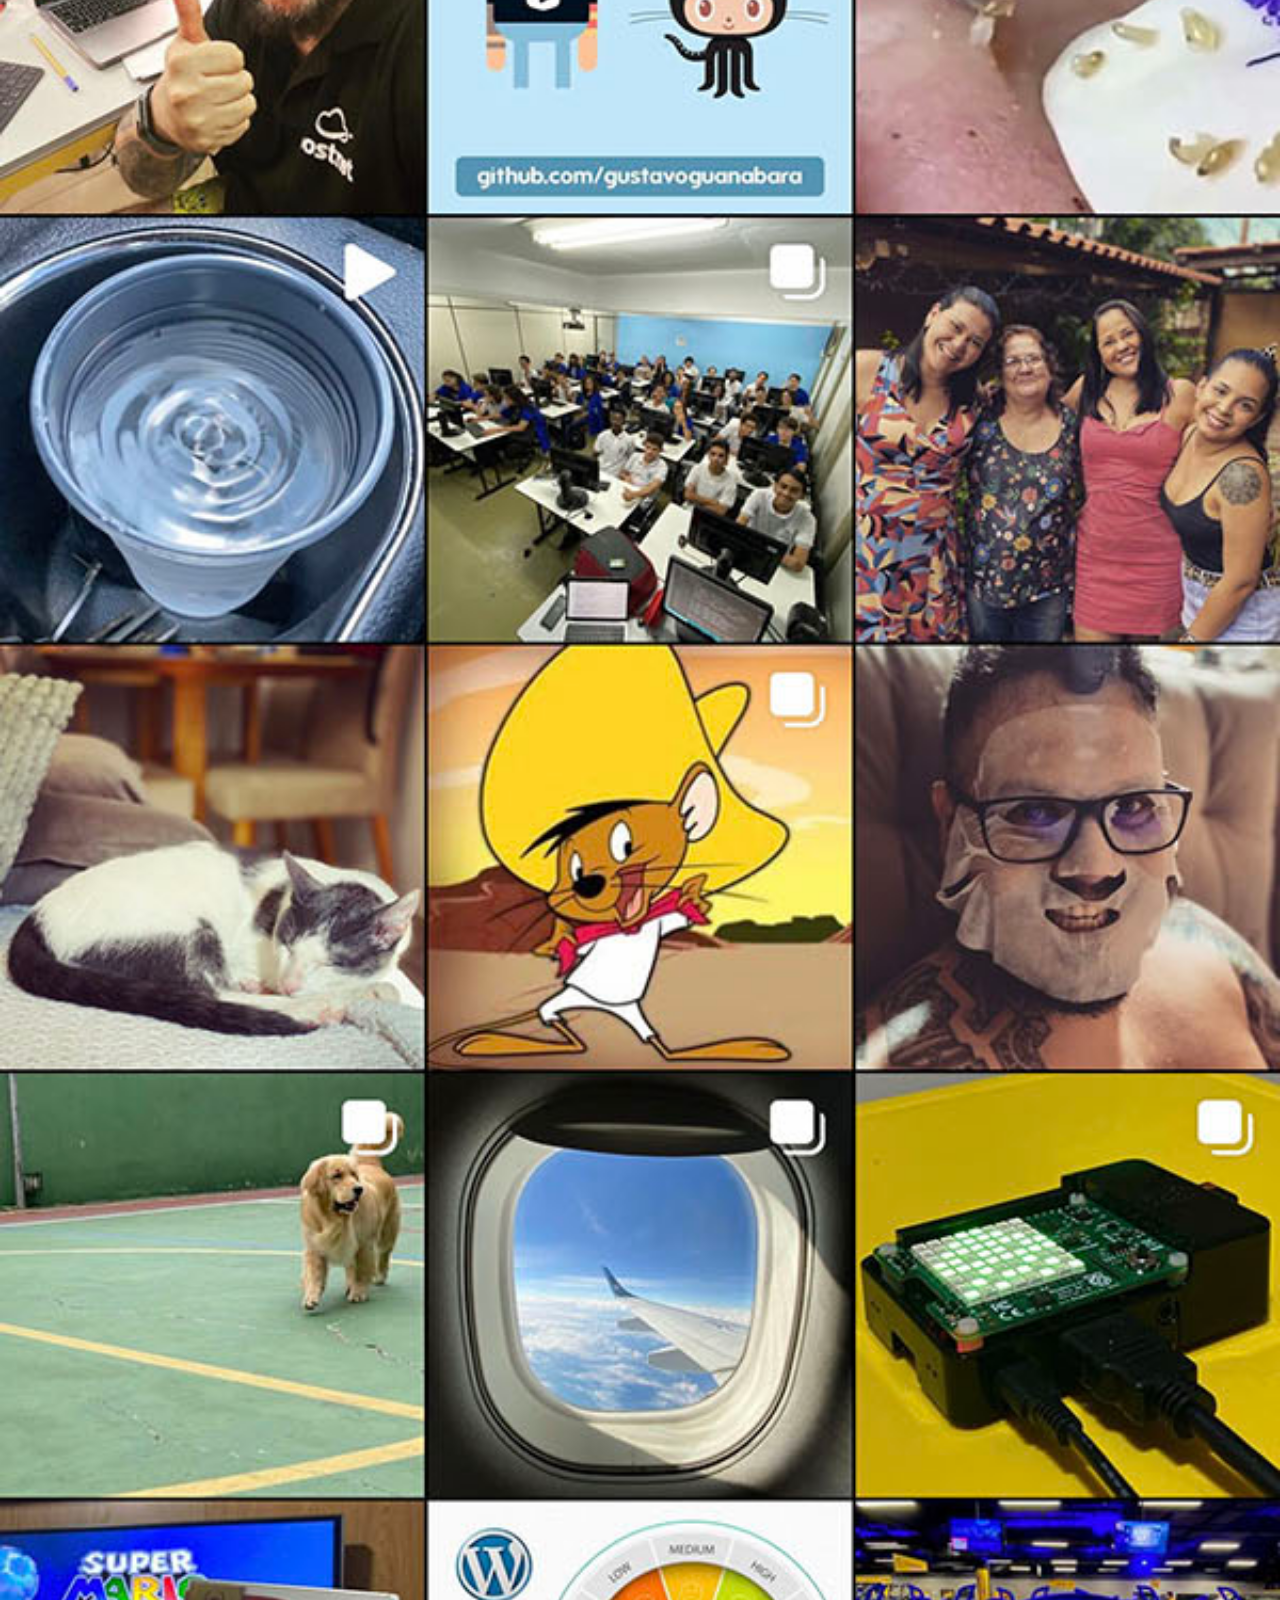
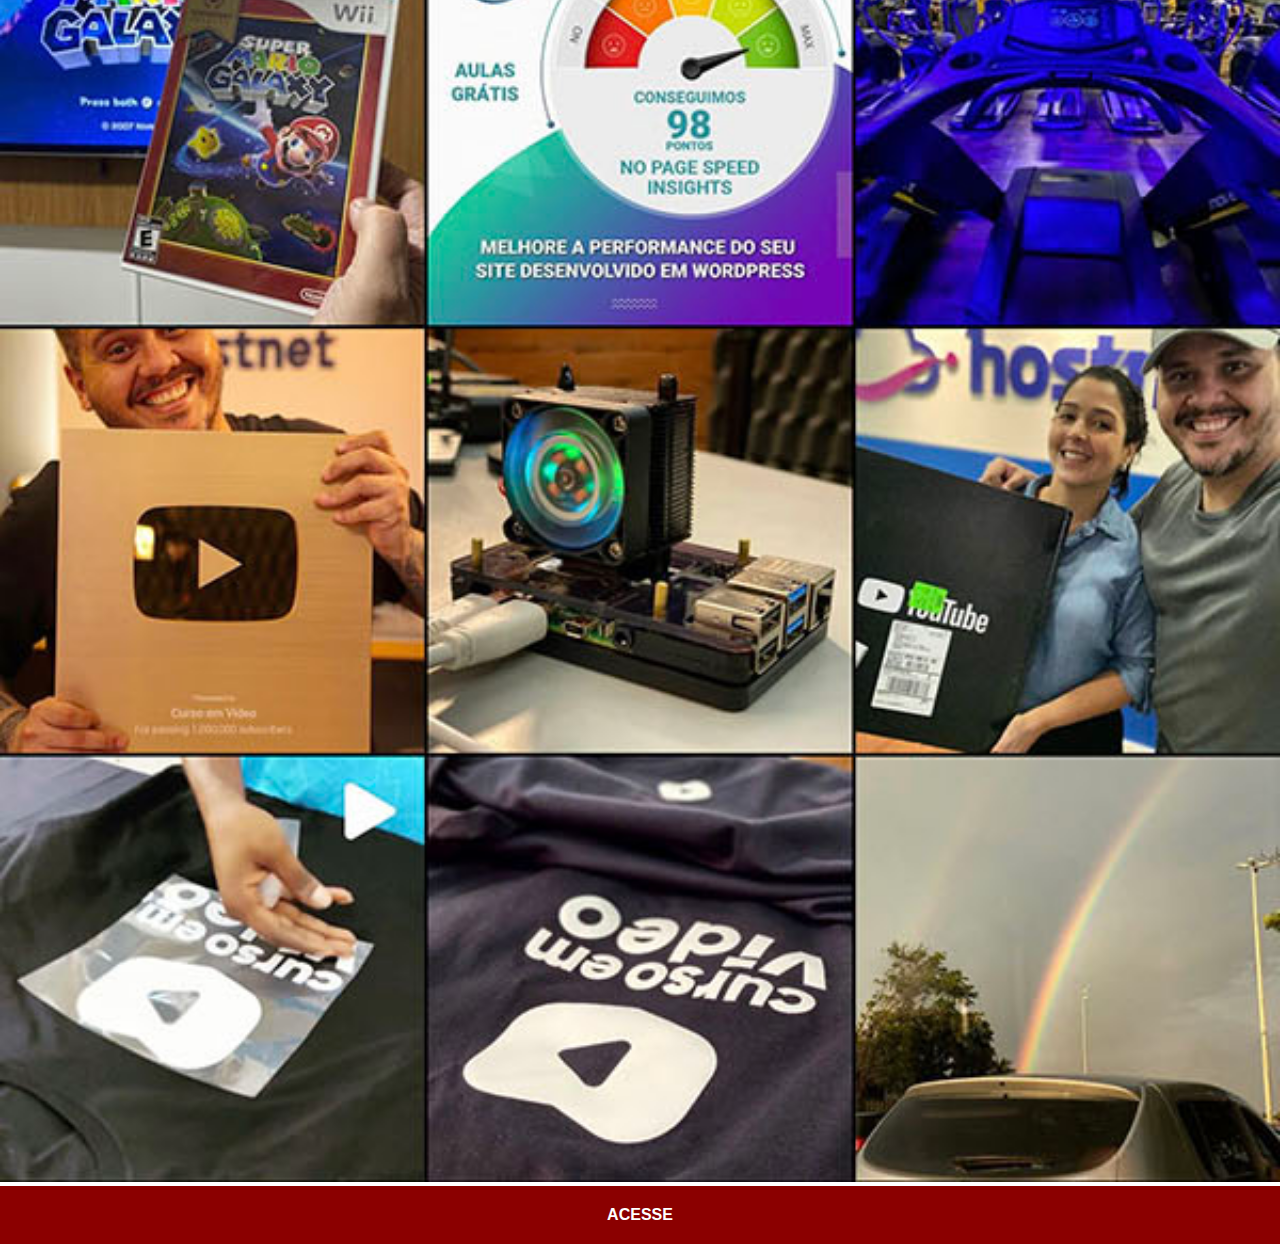
<file: insta.html>
<!DOCTYPE html>
<html lang="en">
<head>
    <meta charset="UTF-8">
    <meta http-equiv="X-UA-Compatible" content="IE=edge">
    <meta name="viewport" content="width=device-width, initial-scale=1.0">
    <title>Youtube</title>
    <link rel="stylesheet" href="estilos/social.css">
</head>
<body>
    <img src="imagens/tela-instagram.jpg" alt="Insta">
    <a href="https://www.instagram.com/p/CqbyrM5gYcV/" target="_blank">ACESSE</a>
    
</body>
</html>
</file>
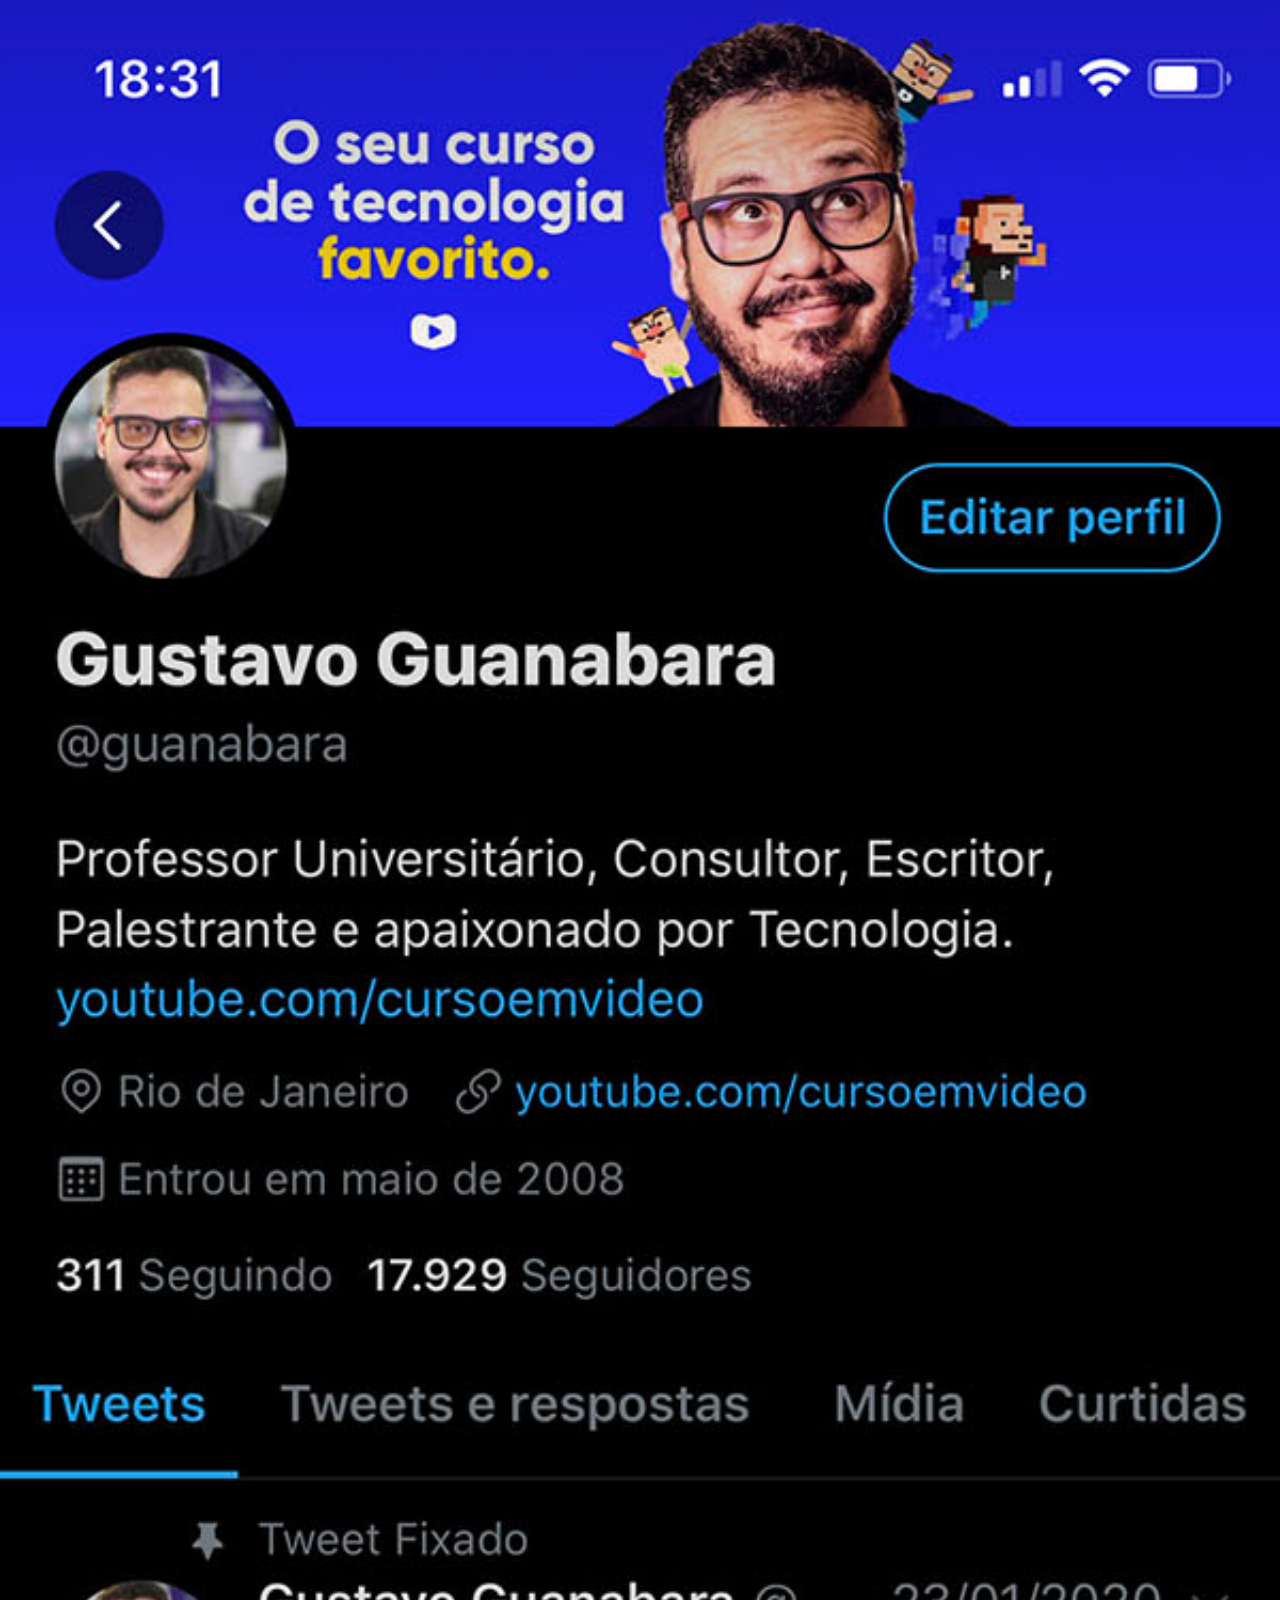
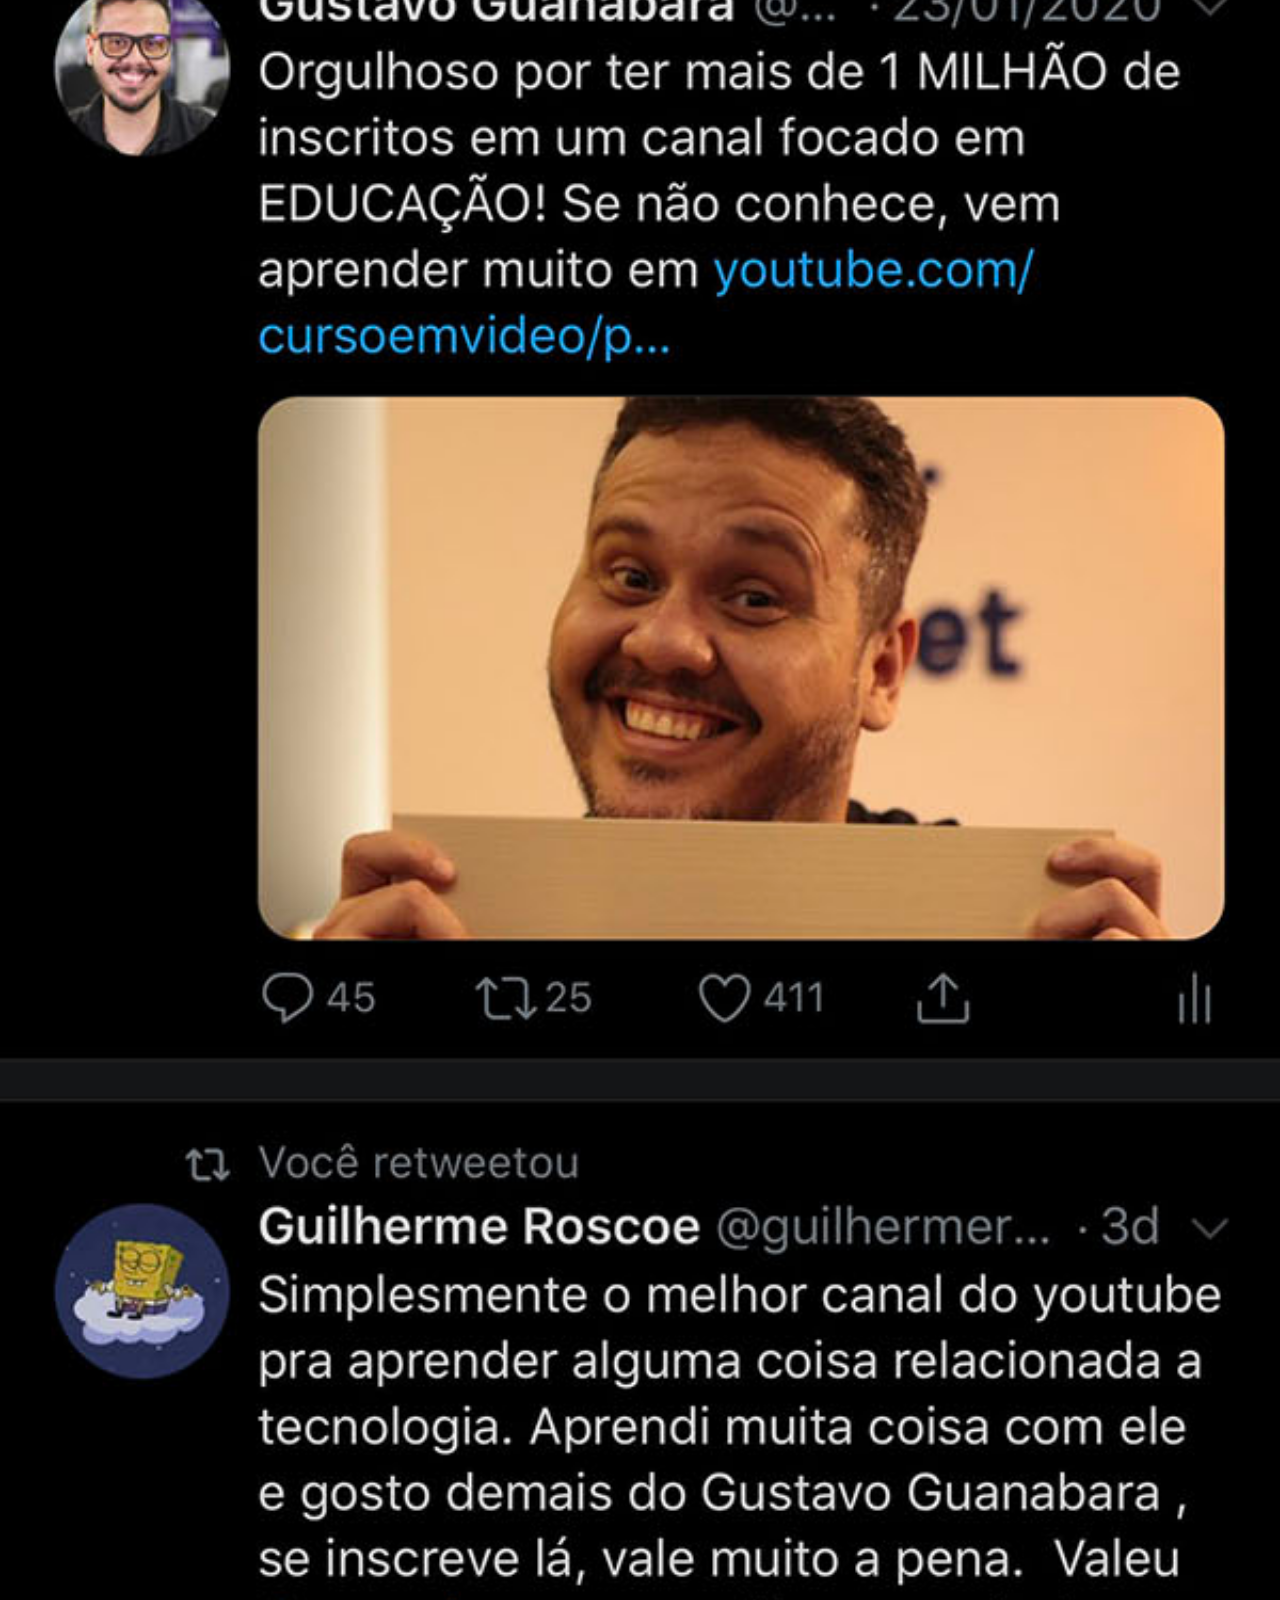
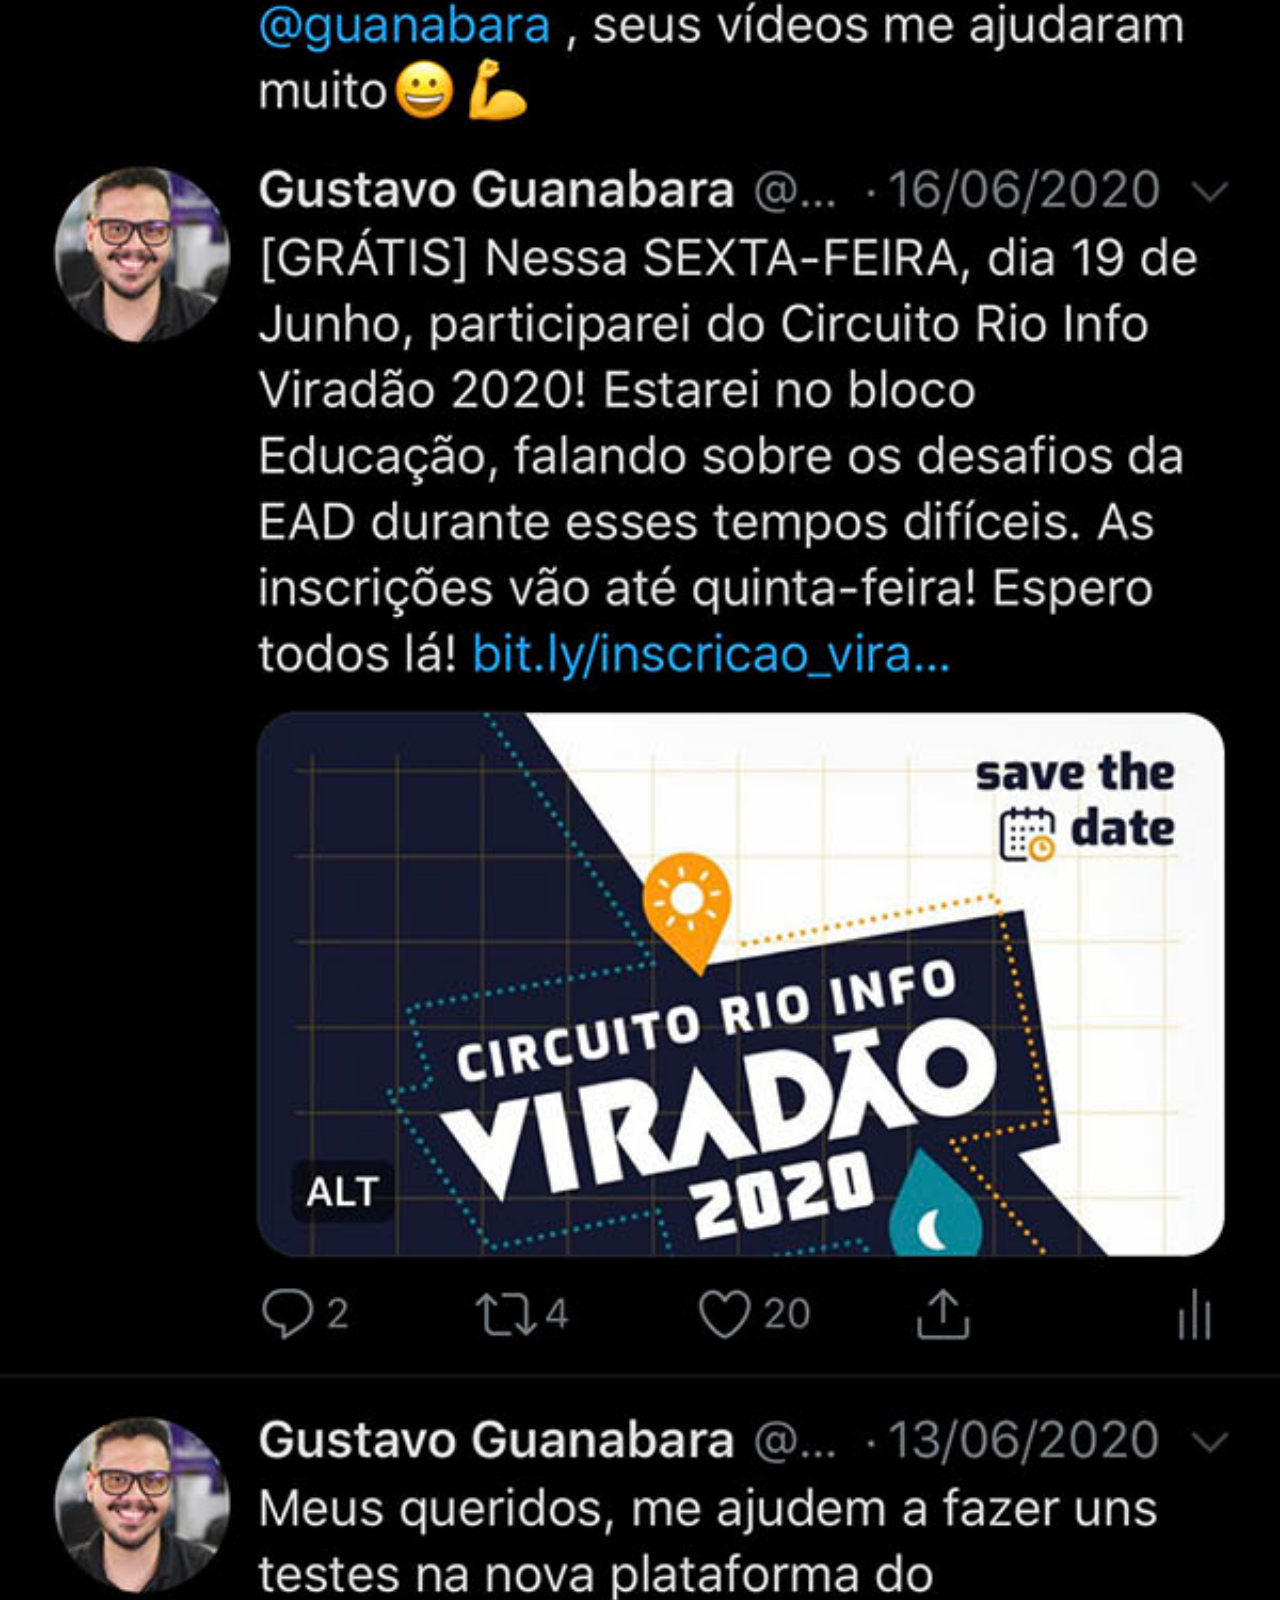
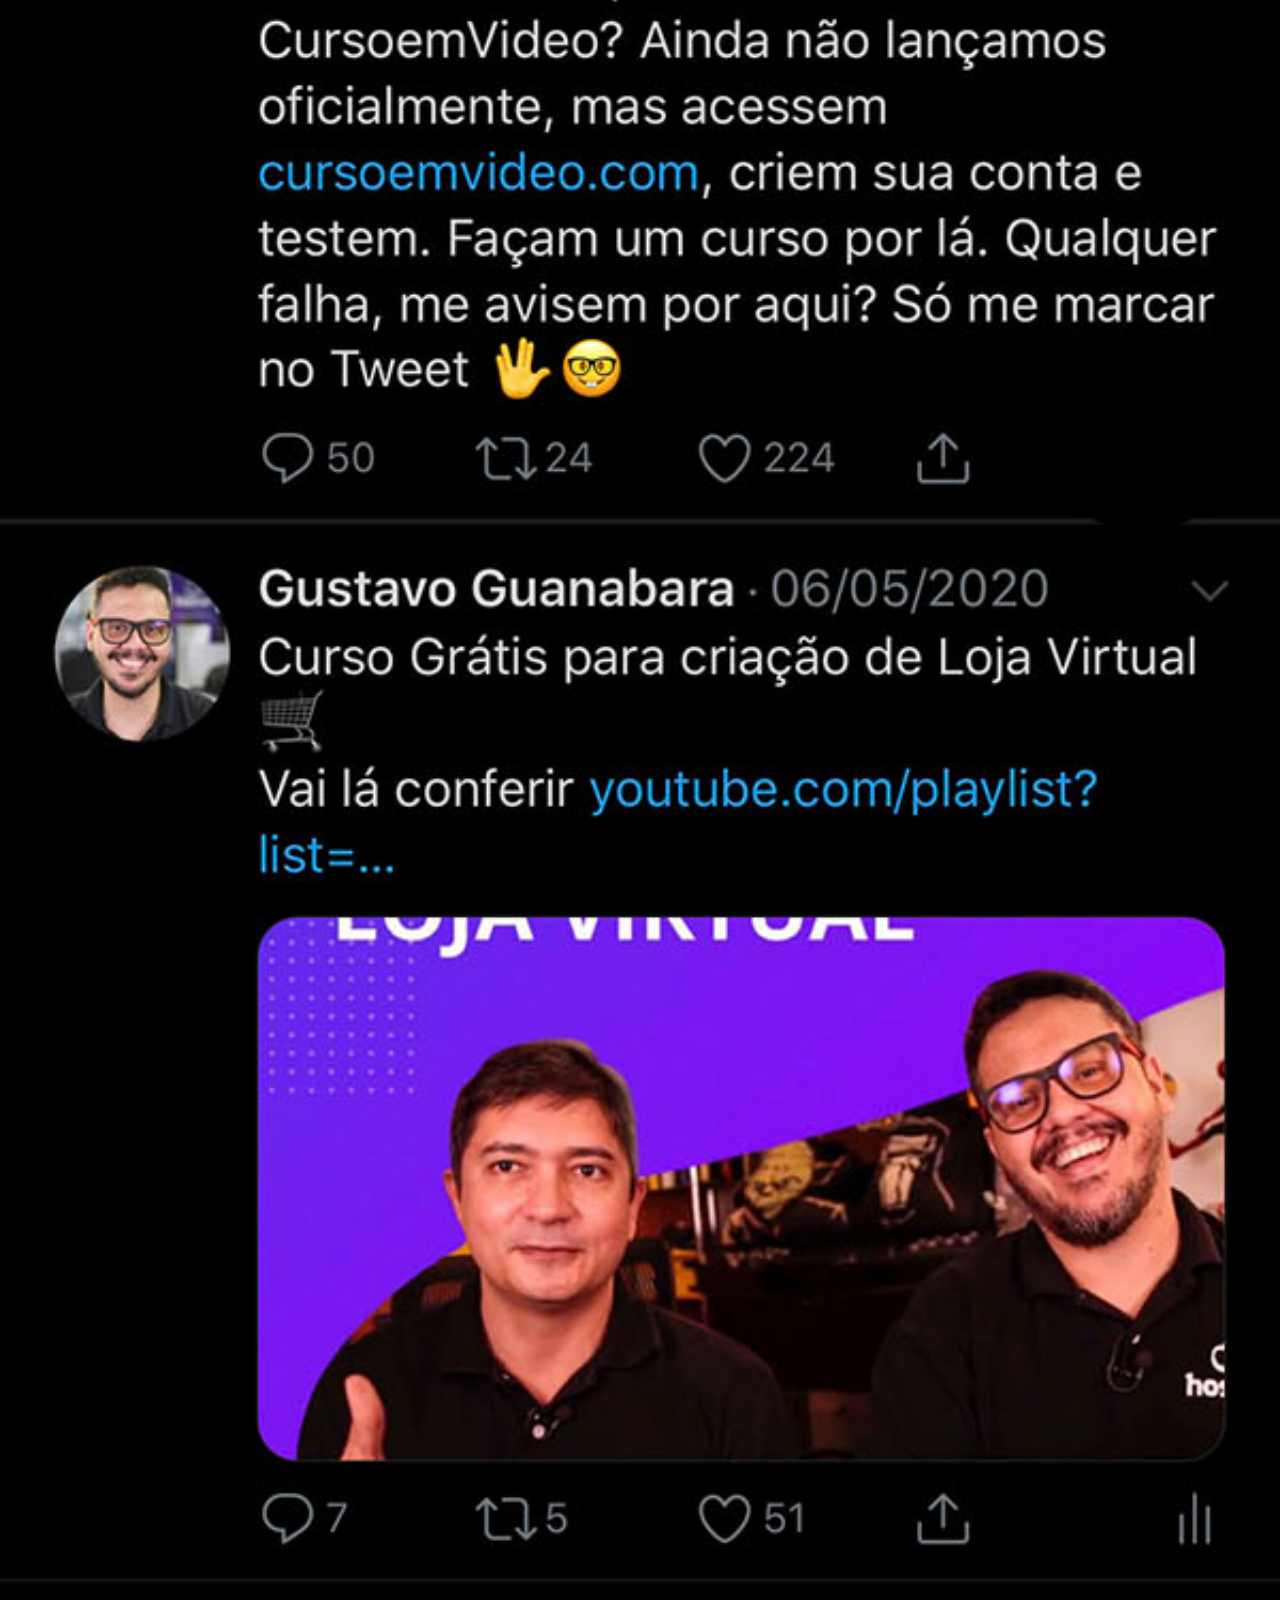
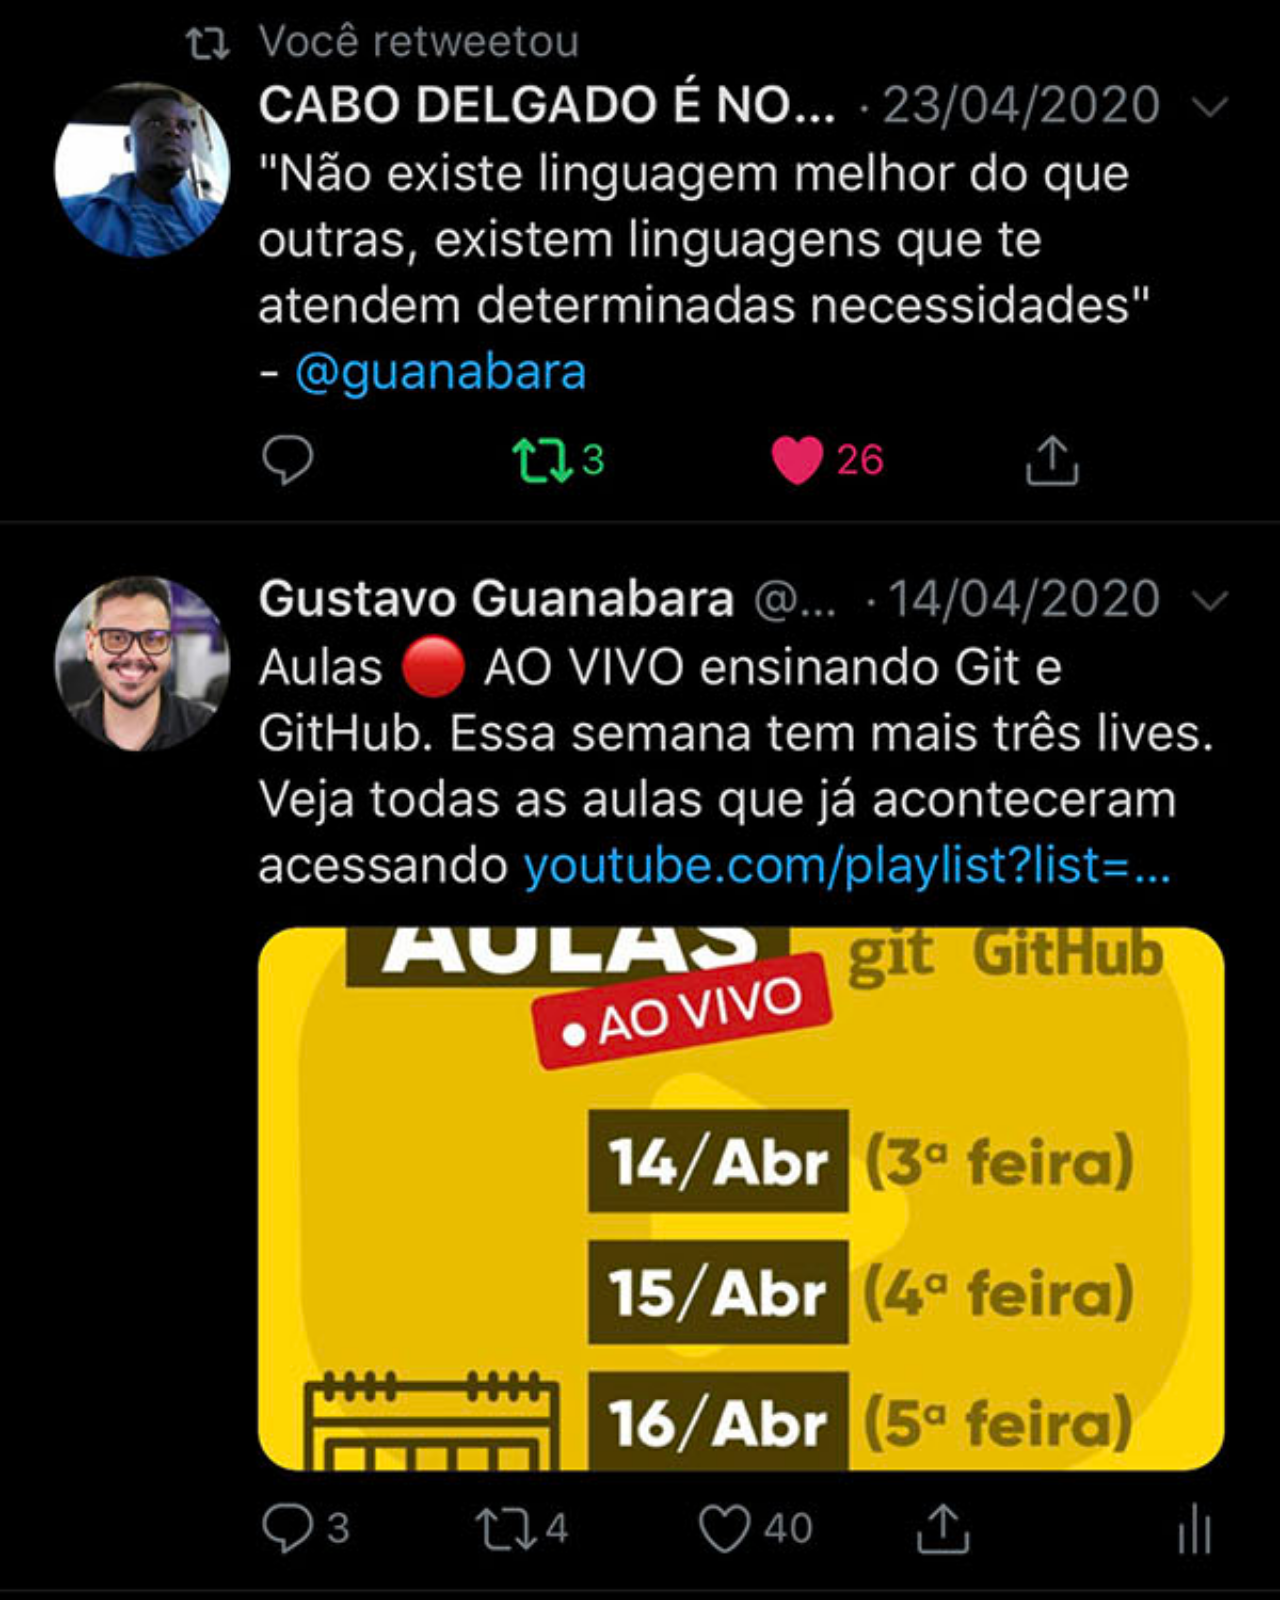
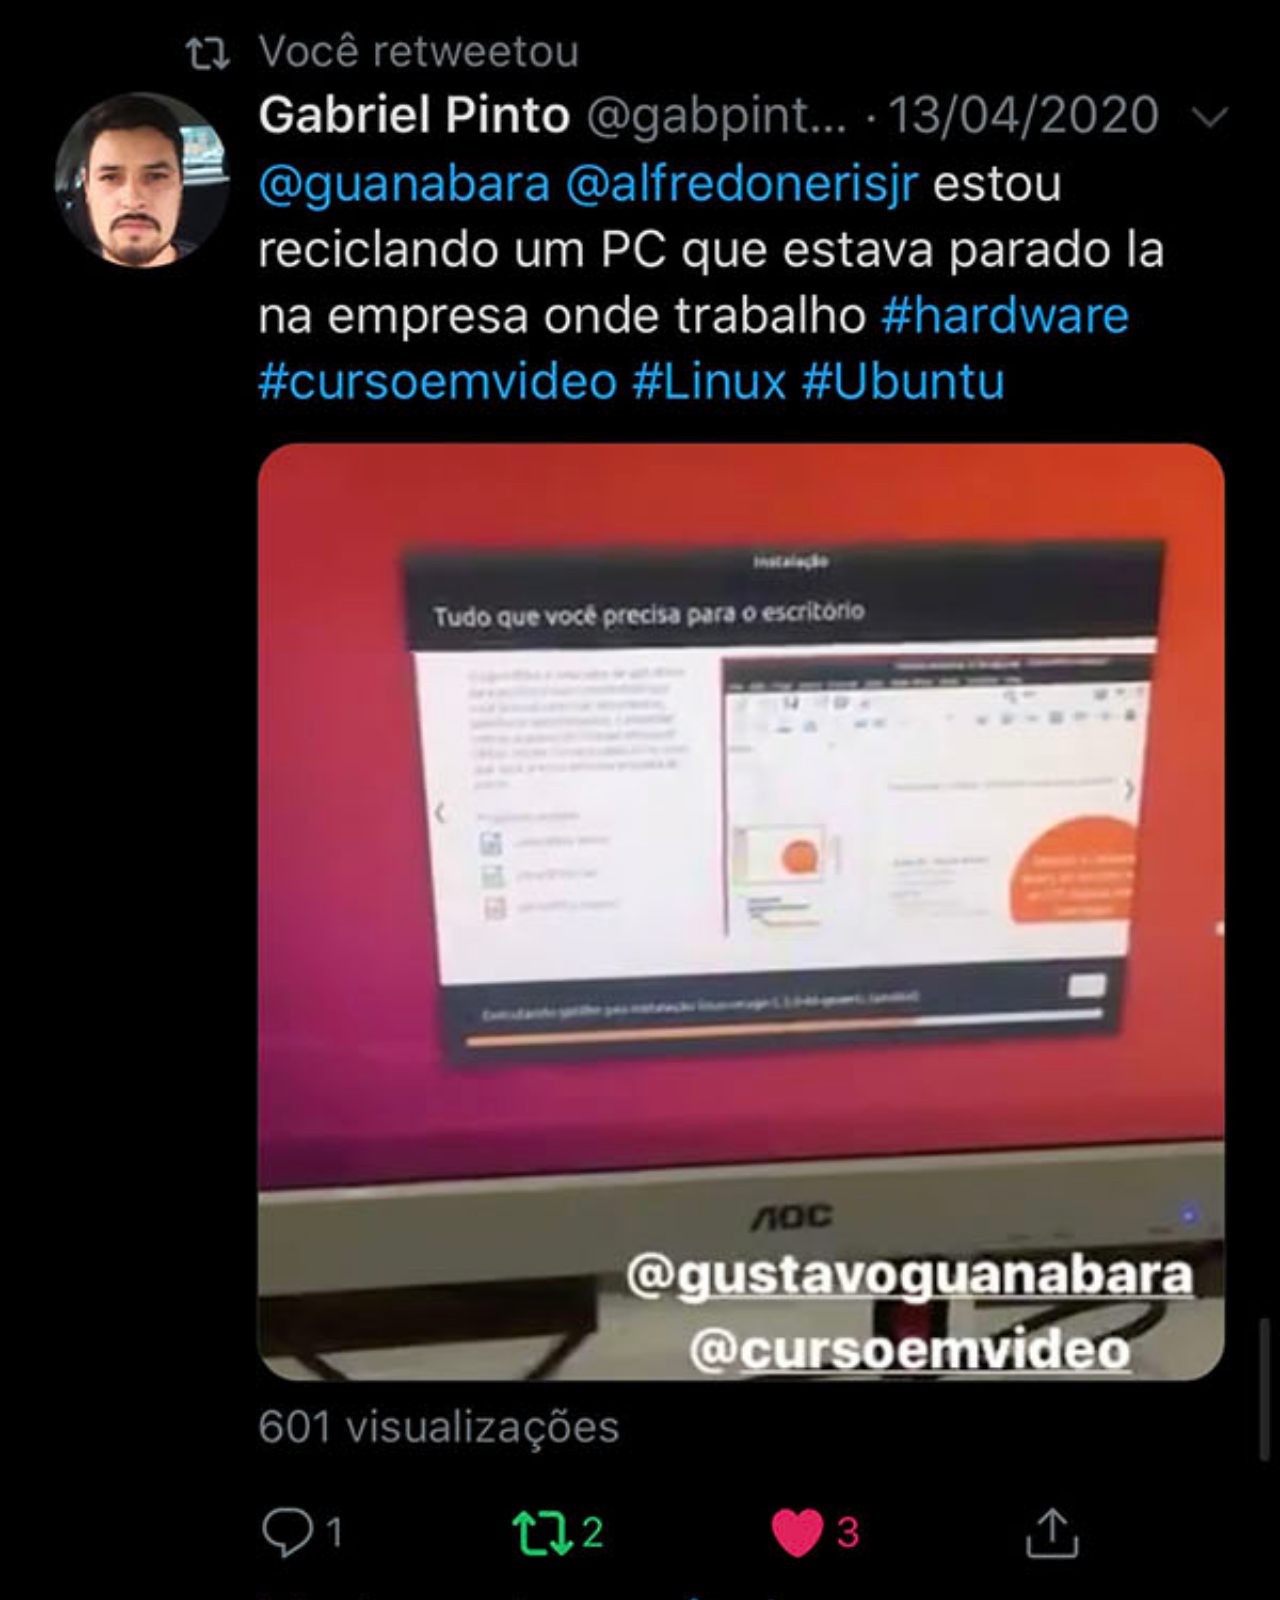
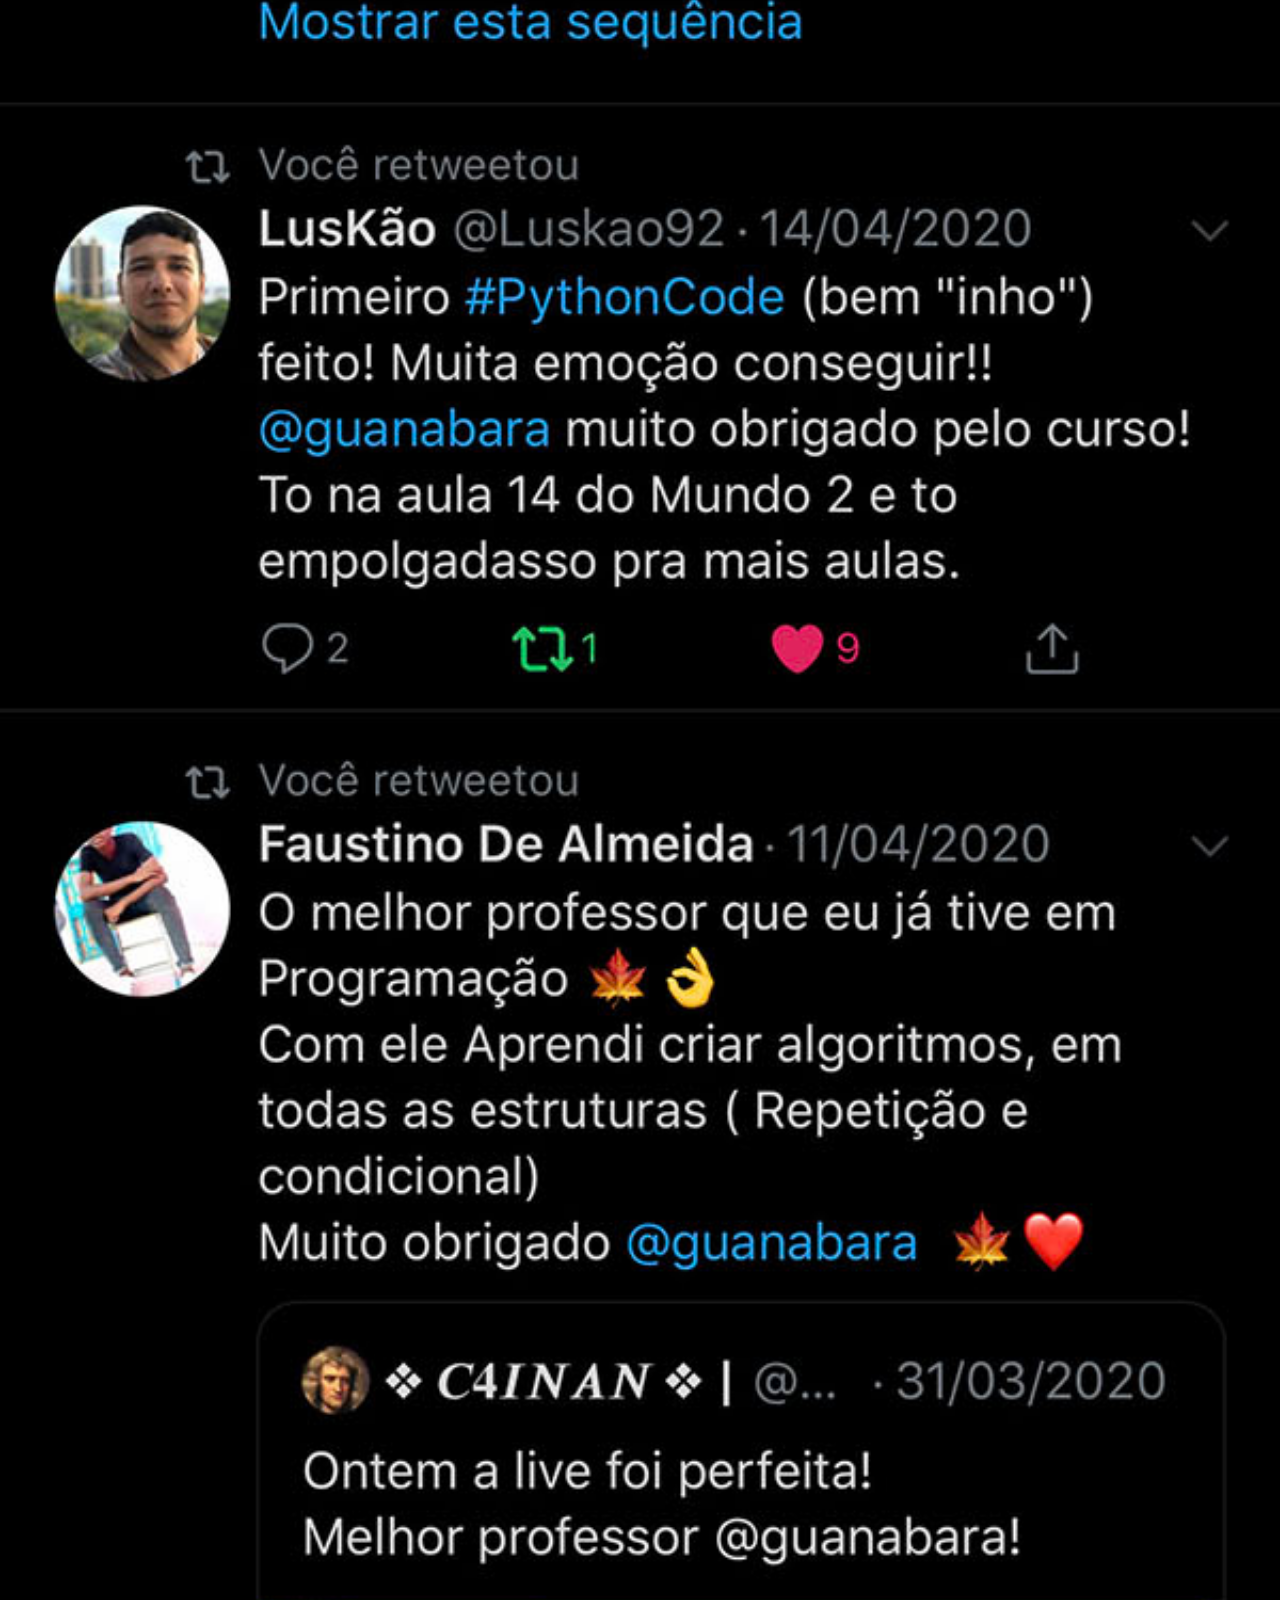
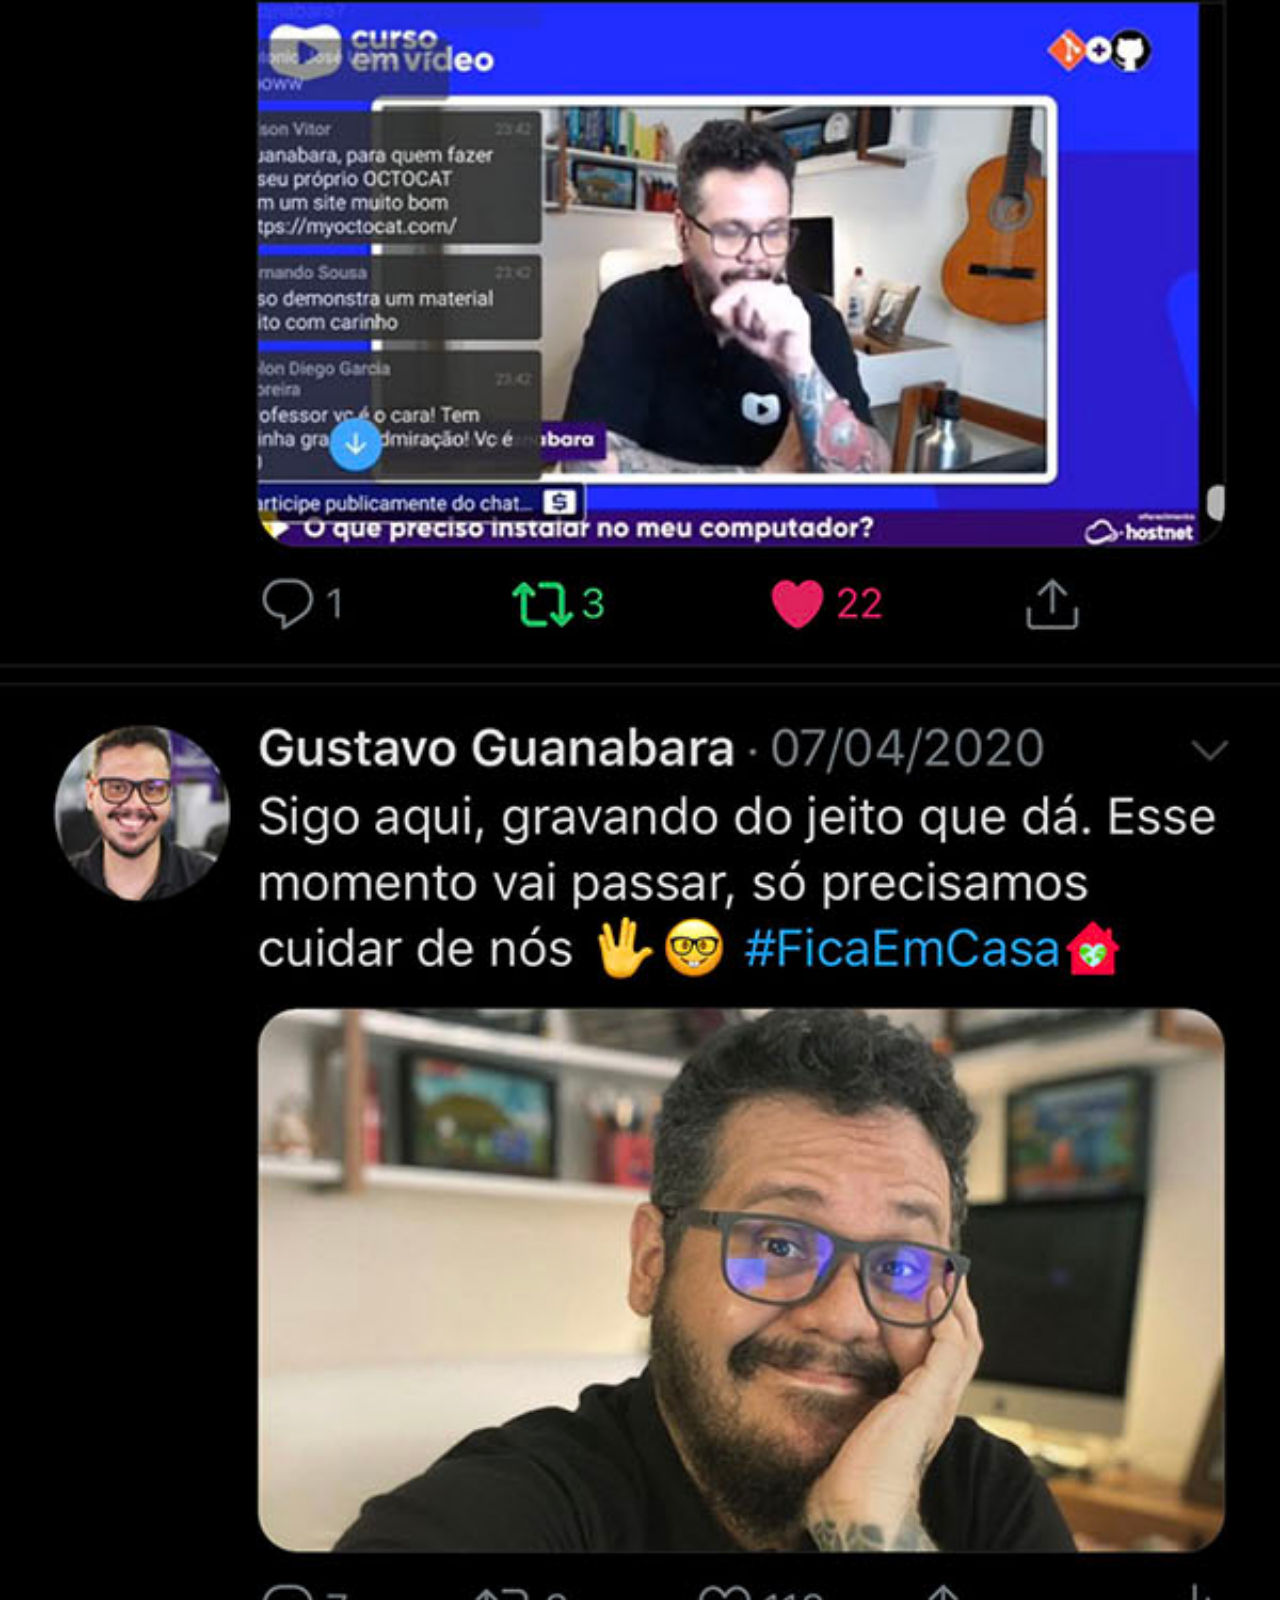
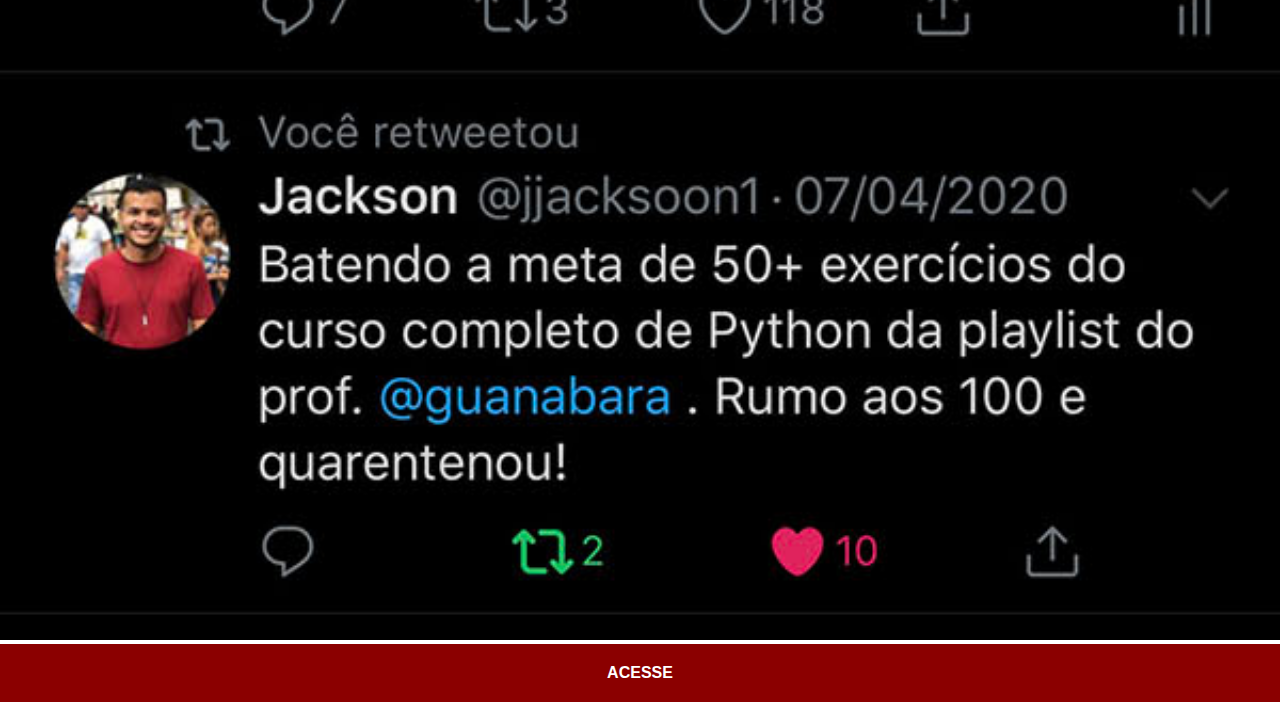
<file: tt.html>
<!DOCTYPE html>
<html lang="en">
<head>
    <meta charset="UTF-8">
    <meta http-equiv="X-UA-Compatible" content="IE=edge">
    <meta name="viewport" content="width=device-width, initial-scale=1.0">
    <title>Twitter</title>
    <link rel="stylesheet" href="estilos/social.css">
</head>
<body>
    <img src="imagens/tela-twitter.jpg" alt="Yt">
    <a href="https://twitter.com/i/flow/login?input_flow_data=%7B%22requested_variant%22%3A%22eyJsYW5nIjoicHQifQ%3D%3D%22%7D" target="_blank">ACESSE</a>
    
</body>
</html>
</file>
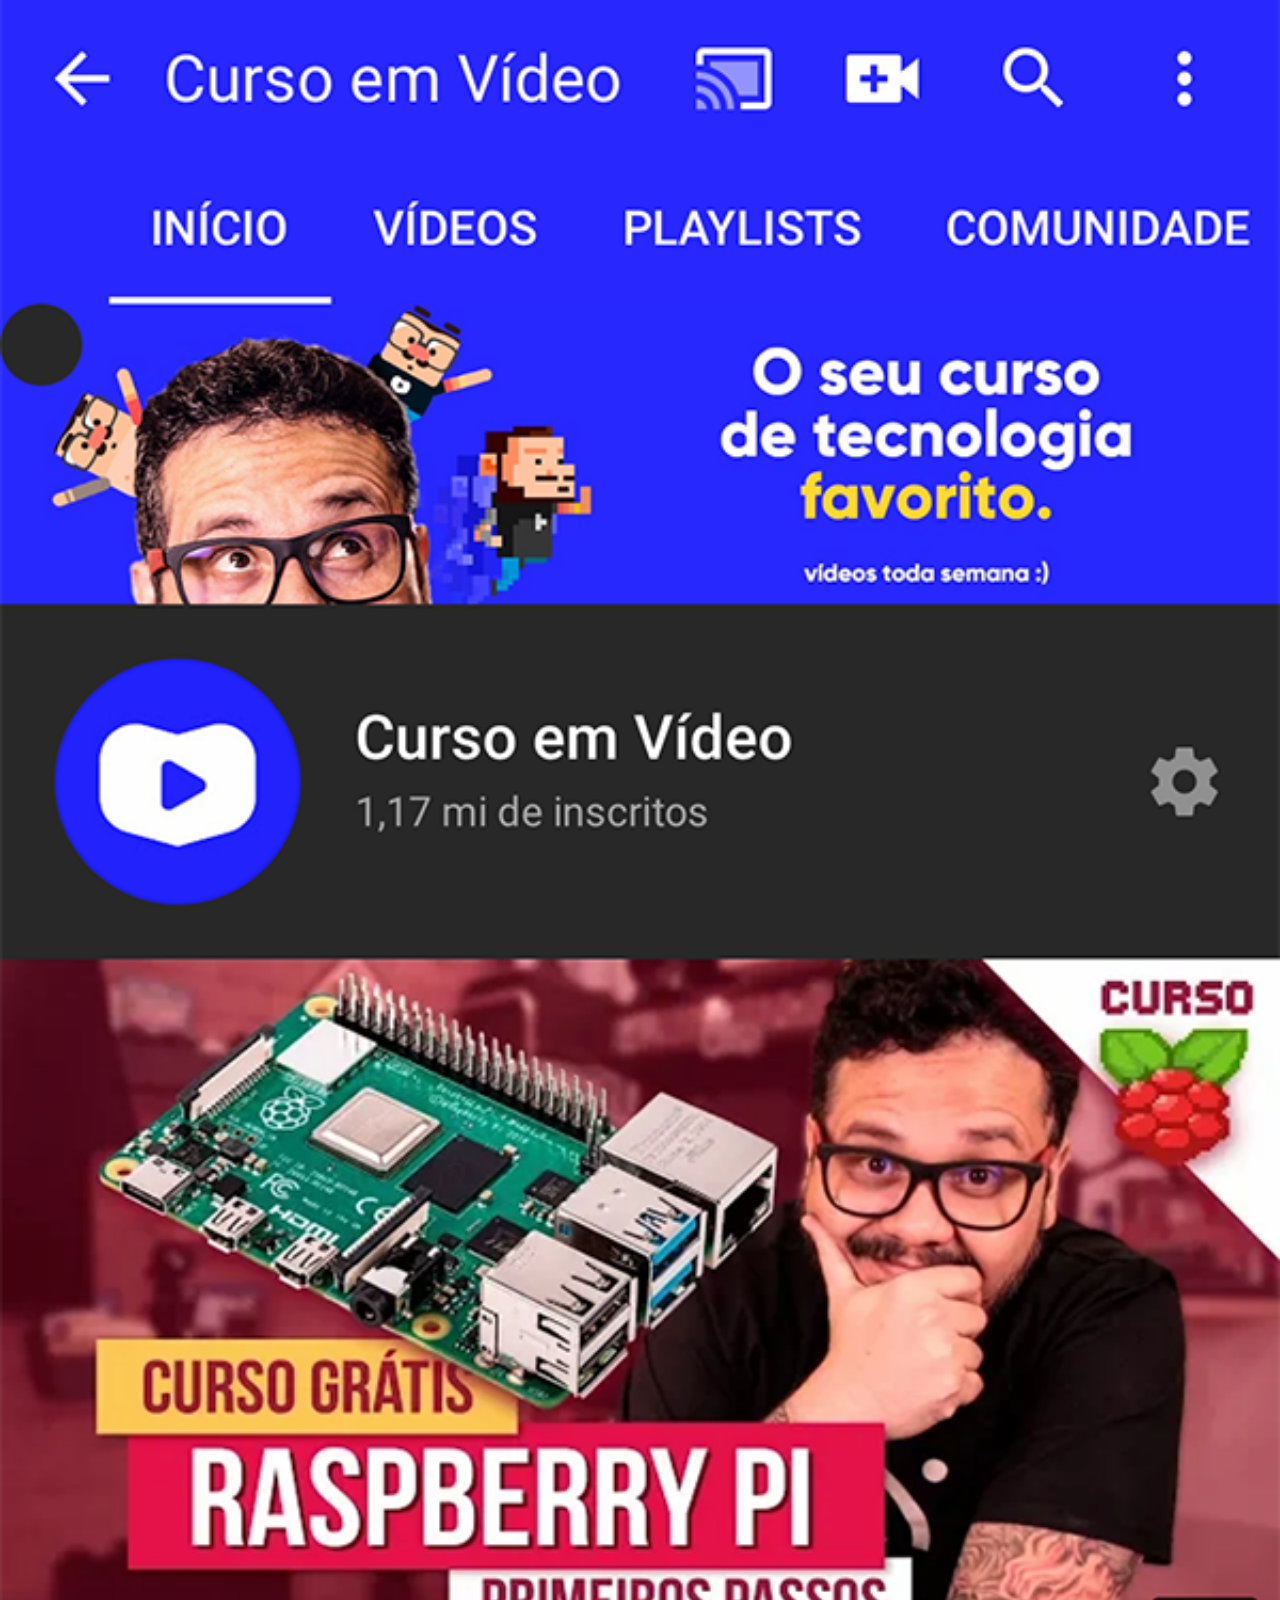
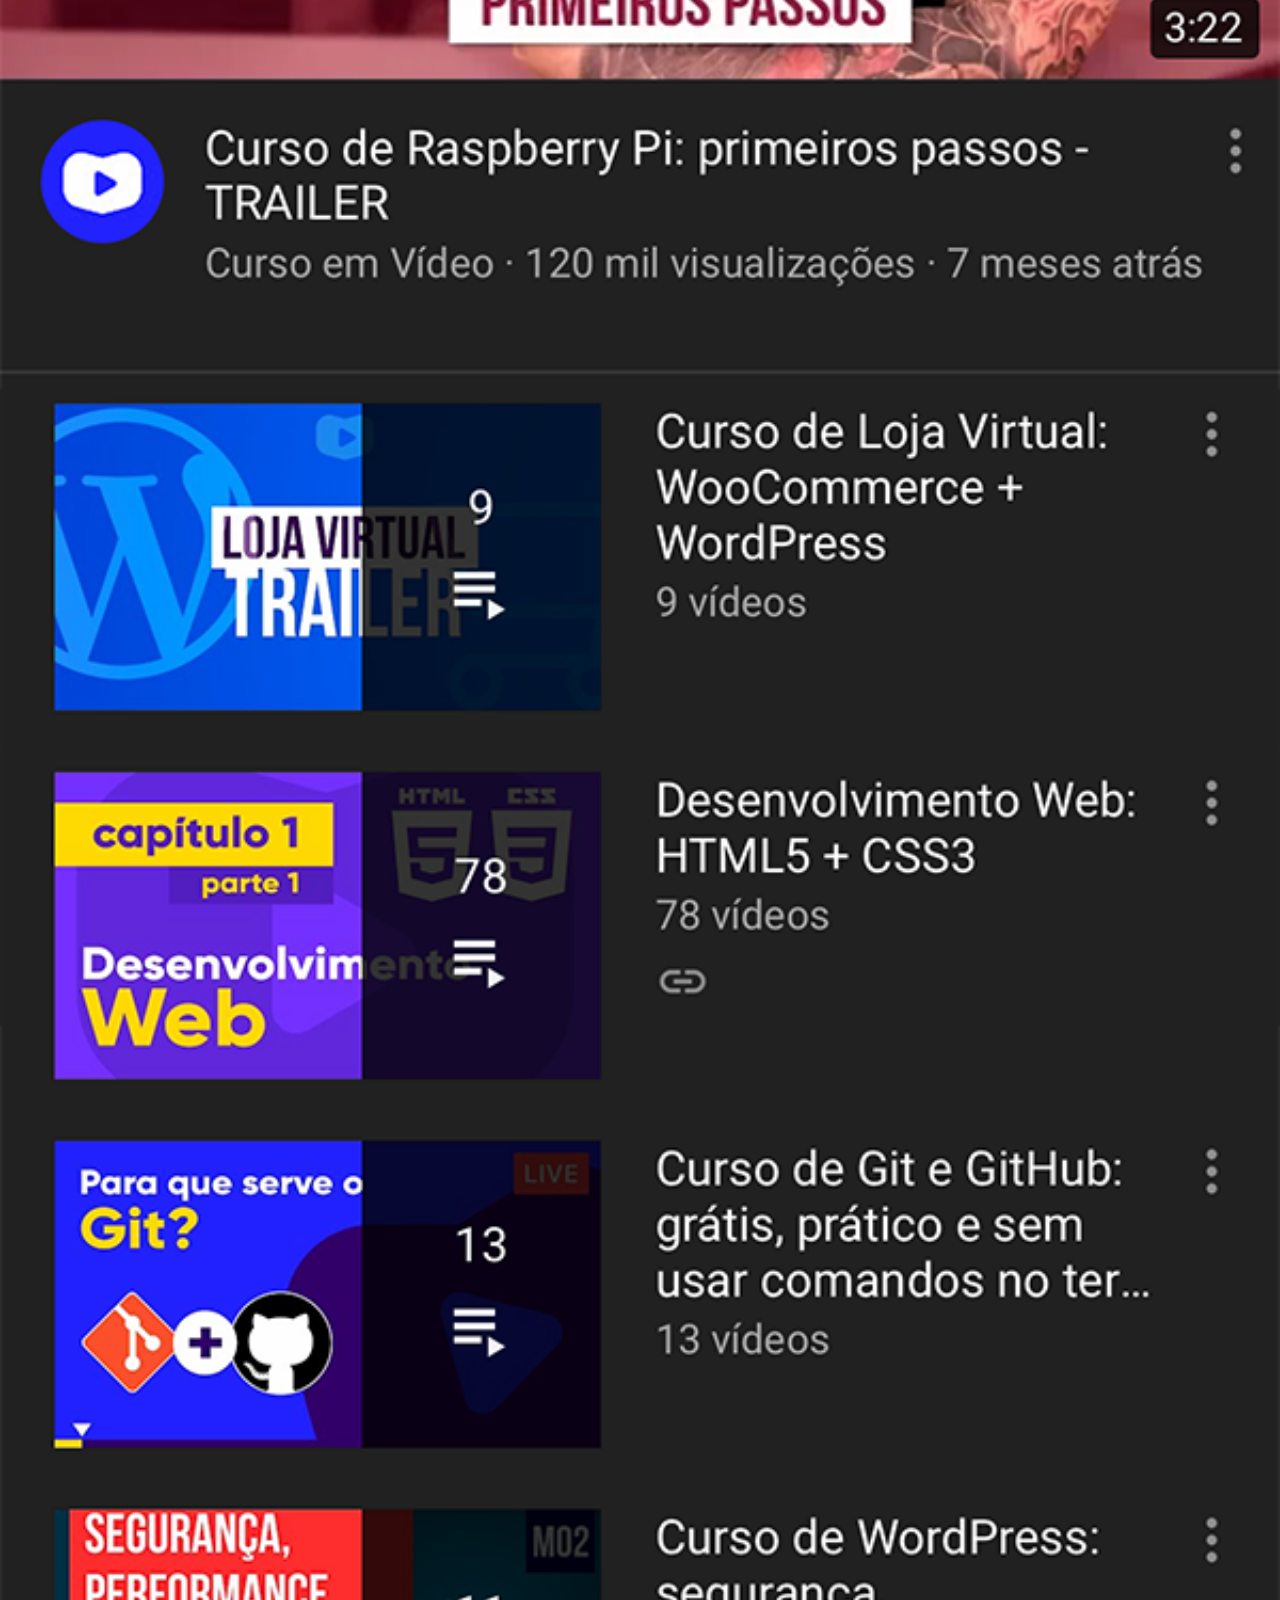
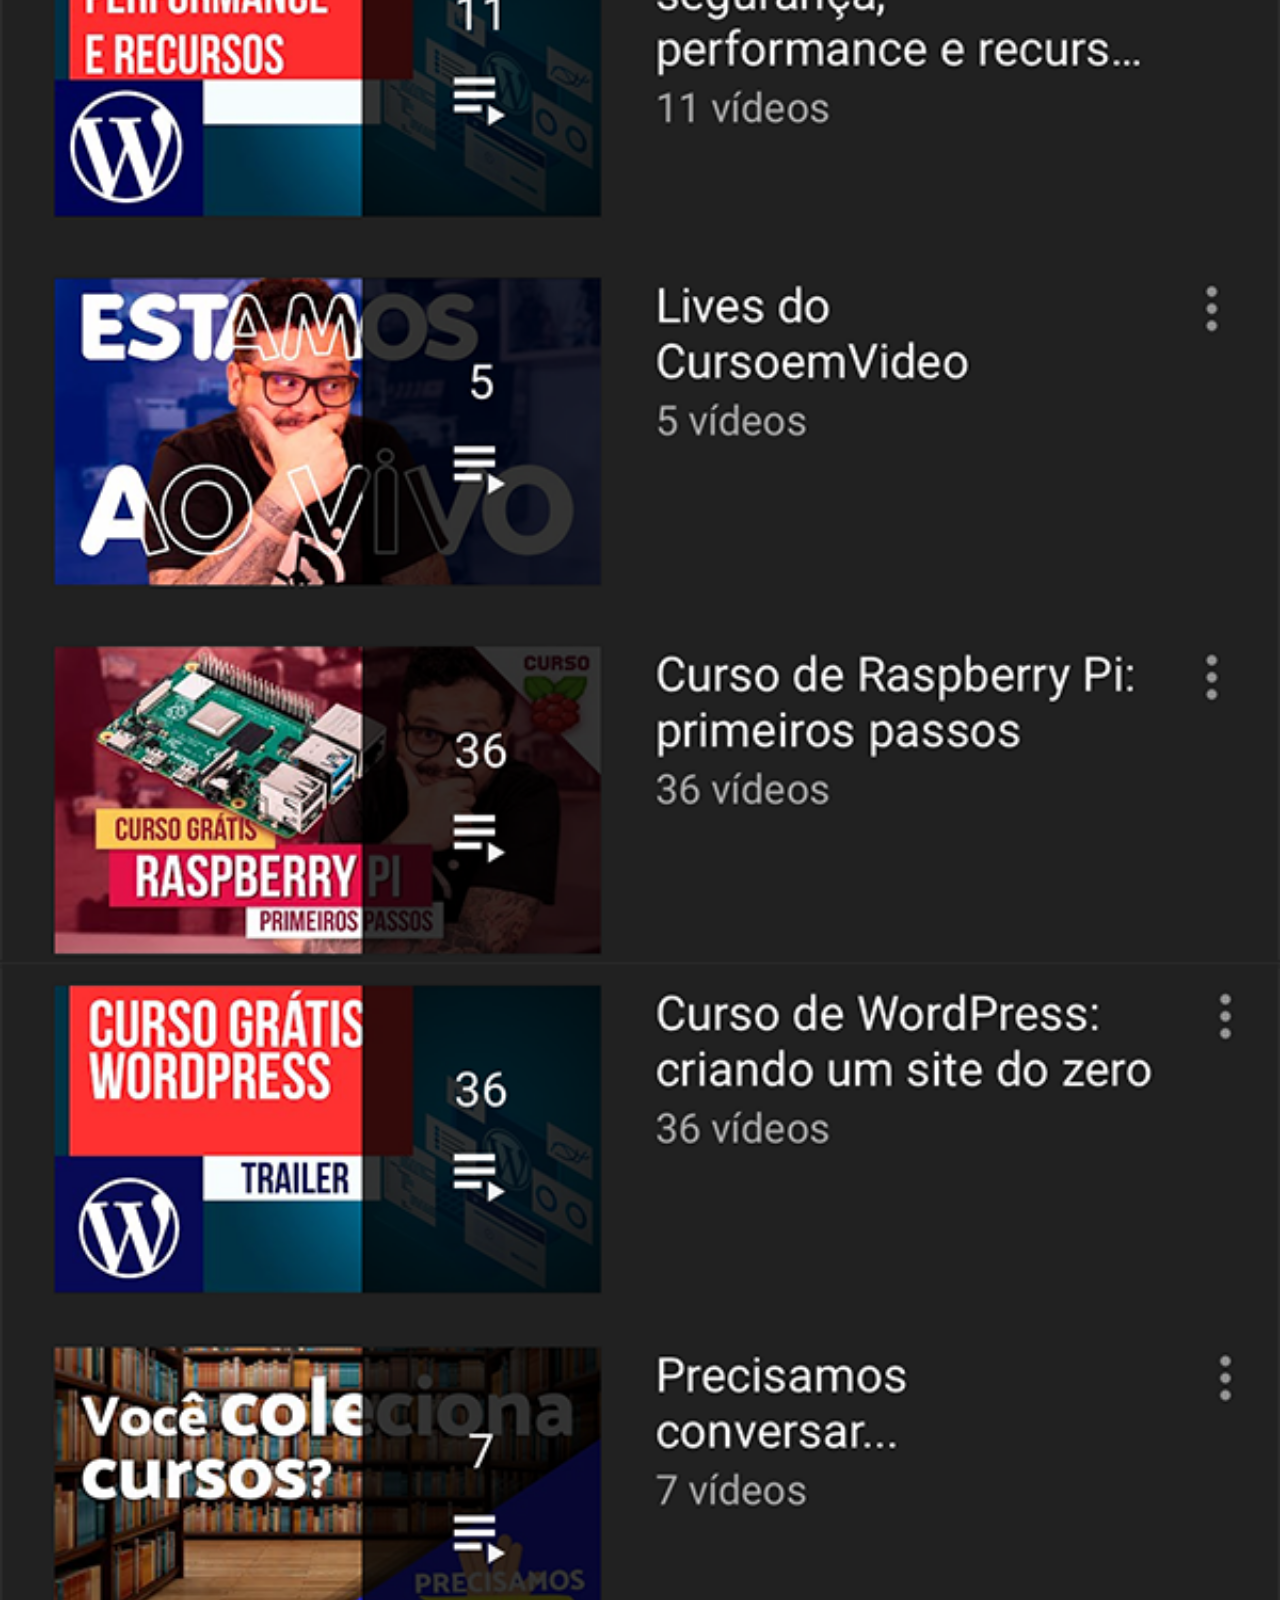
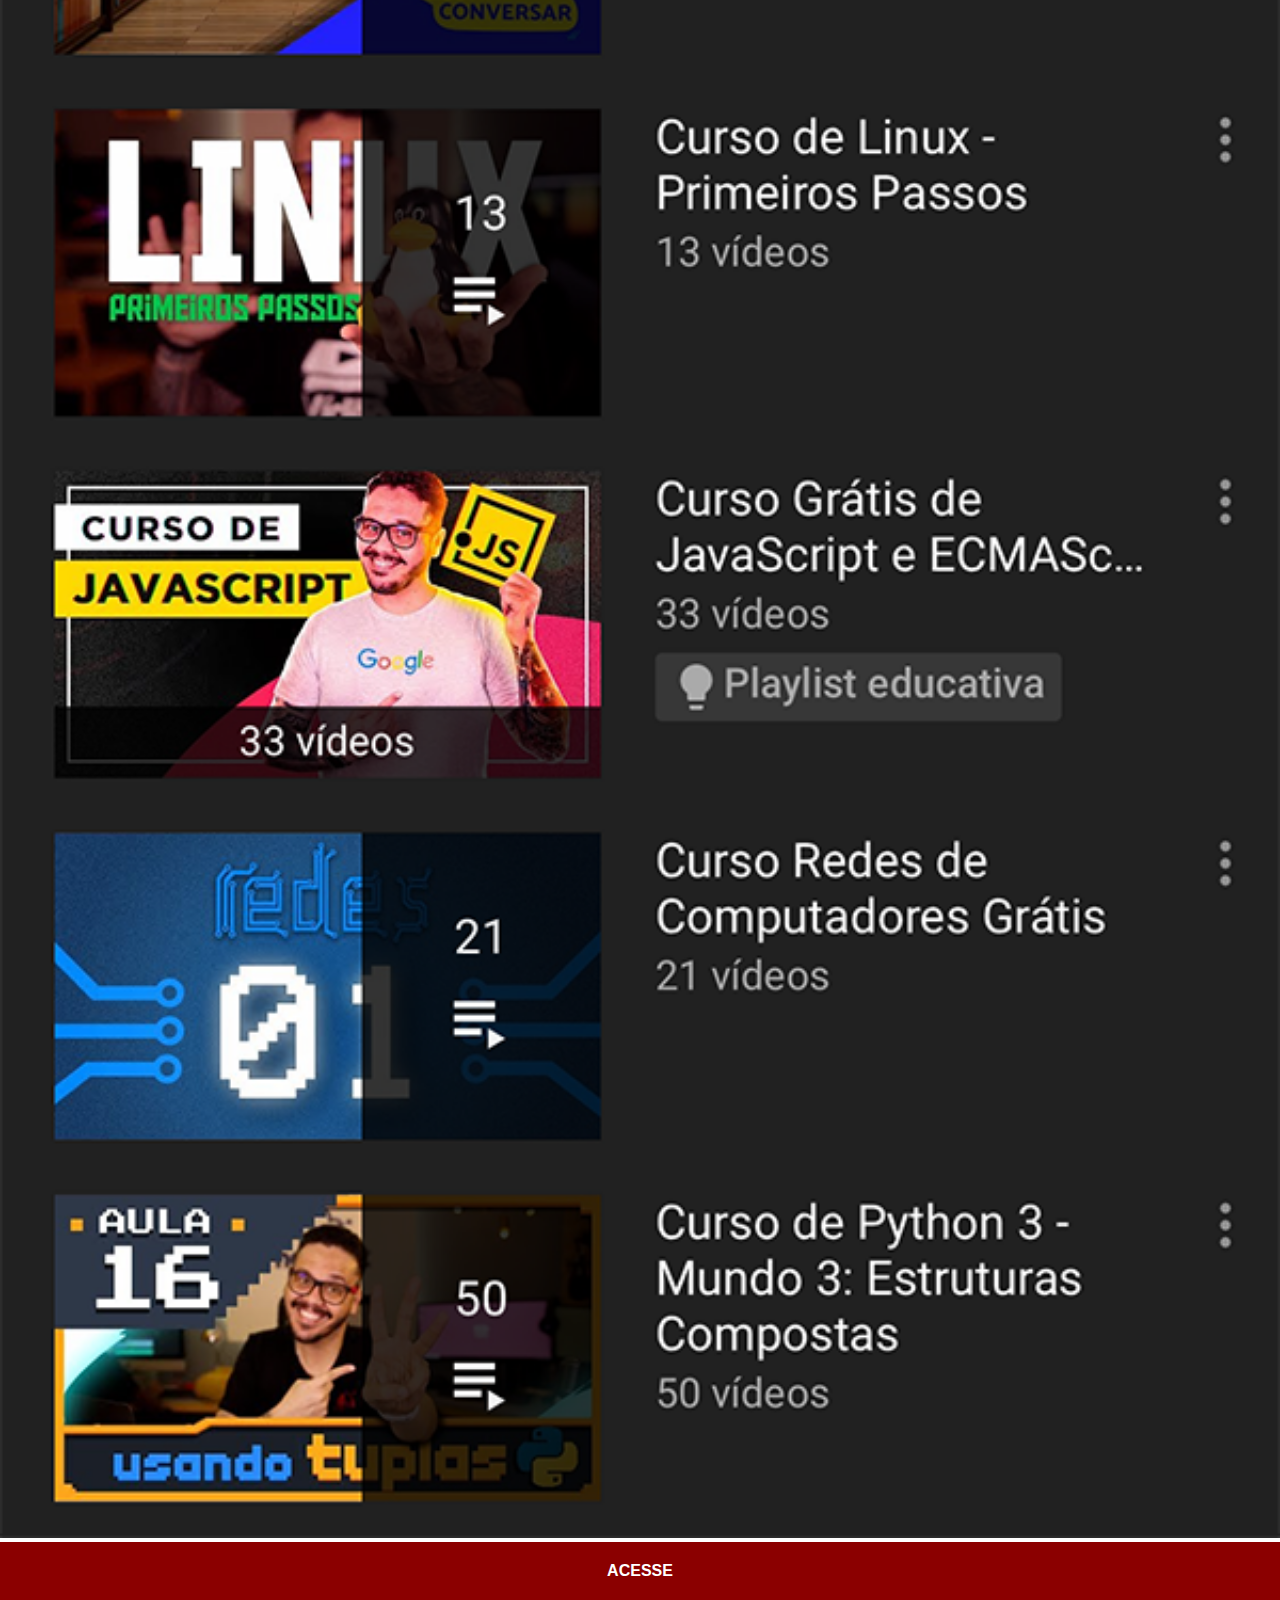
<file: youtube.html>
<!DOCTYPE html>
<html lang="en">
<head>
    <meta charset="UTF-8">
    <meta http-equiv="X-UA-Compatible" content="IE=edge">
    <meta name="viewport" content="width=device-width, initial-scale=1.0">
    <title>Youtube</title>
    <link rel="stylesheet" href="estilos/social.css">
</head>
<body>
    <img src="imagens/tela-youtube.png" alt="Yt">
    <a href="https://www.youtube.com/@vasco/playlists" target="_blank">ACESSE</a>
    
</body>
</html>
</file>
<file: estilos/style.css>
@charset "UTF-8";

*{
    margin:0px;
    padding: 0px;
    font-family: Arial, Helvetica, sans-serif;
}

html, body{
   height: 100vh;
   width: 100vw;
  
}

body{
    background: url('../imagens/fundo-madeira.jpg') no-repeat top center;
    background-size: cover;
    background-attachment: fixed;
}
main{
    height: 100vh;
    position: relative;    
}

section#telefone{
    height: 627px;
    width: 311px;
    
    position: absolute;
    top: 50%;
    left: 50%;
    transform: translate(-50%, -50%);
    background: url('../imagens/frame-iphone.png') no-repeat;
}

iframe#tela{
  position: relative;
  top: 80px;
  left: 22px;
  width: 269px;
  height: 471px;
}

section#redes-sociais{
    text-align: right;
}

#redes-sociais img{
    width: 50px;
    margin: 10px;
    border-radius: 50%;
    box-shadow: 2px 2px 5px rgba(0, 0, 0, 0.384);
    box-sizing: border-box;
} 

section#redes-sociais img:hover{
    border: 2px solid rgba(255, 255, 255, 0.603);
    transform: translate(-3px, -3px);
    box-shadow: 5px 5px 10px rgba(0, 0, 0, 0.600);
    transition: transform 0.3s, border 1s;

}
</file>
<file: estilos/social.css>
@charset "UTF-8";

*{
    margin: 0px;
    padding: 0px;
    font-family: Arial, Helvetica, sans-serif;
}

::-webkit-scrollbar{
    width: 0px;
    height: 0px;
}

img{
    width: 100vw;
}

a{
    display: block;
    background-color: darkred;
    text-align: center;
    font-weight: bolder;
    text-decoration: none;
    color: white;
    padding: 20px;
}

a:hover{
    background-color: red;
}
</file>
